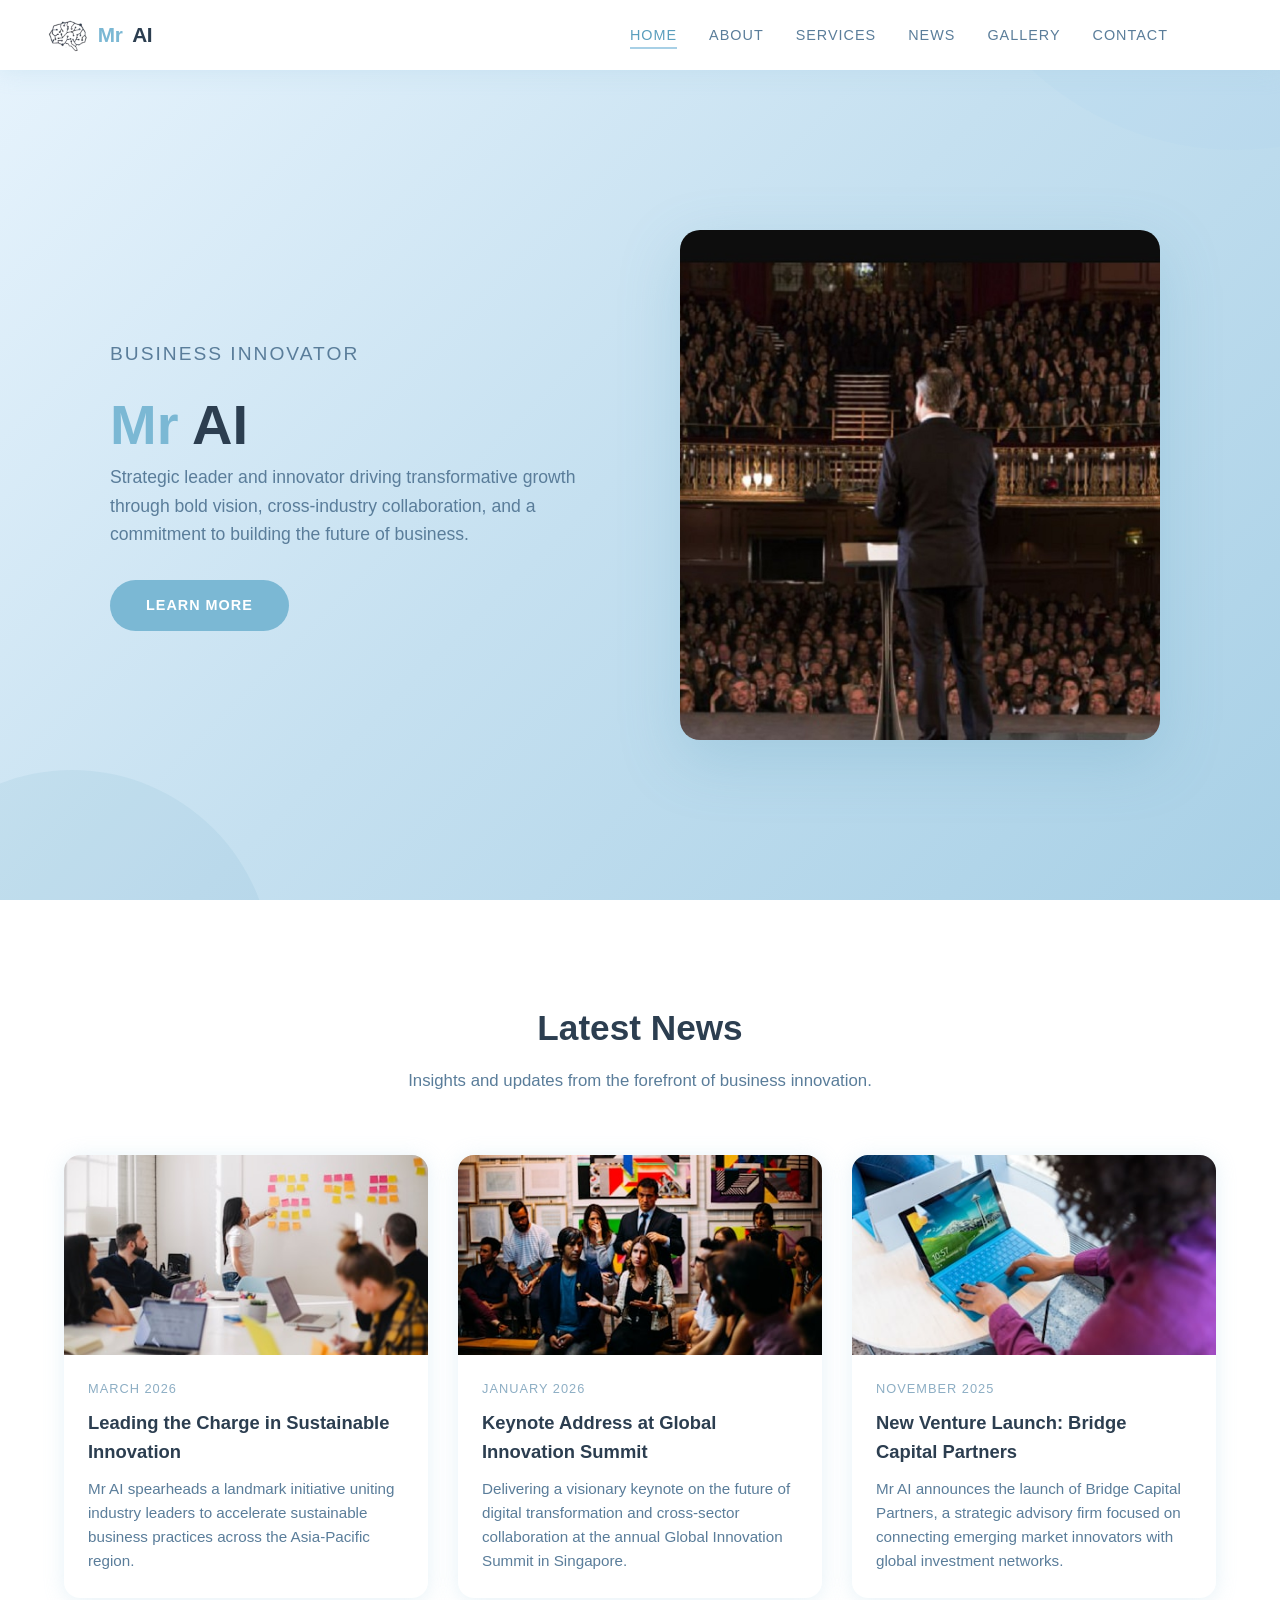
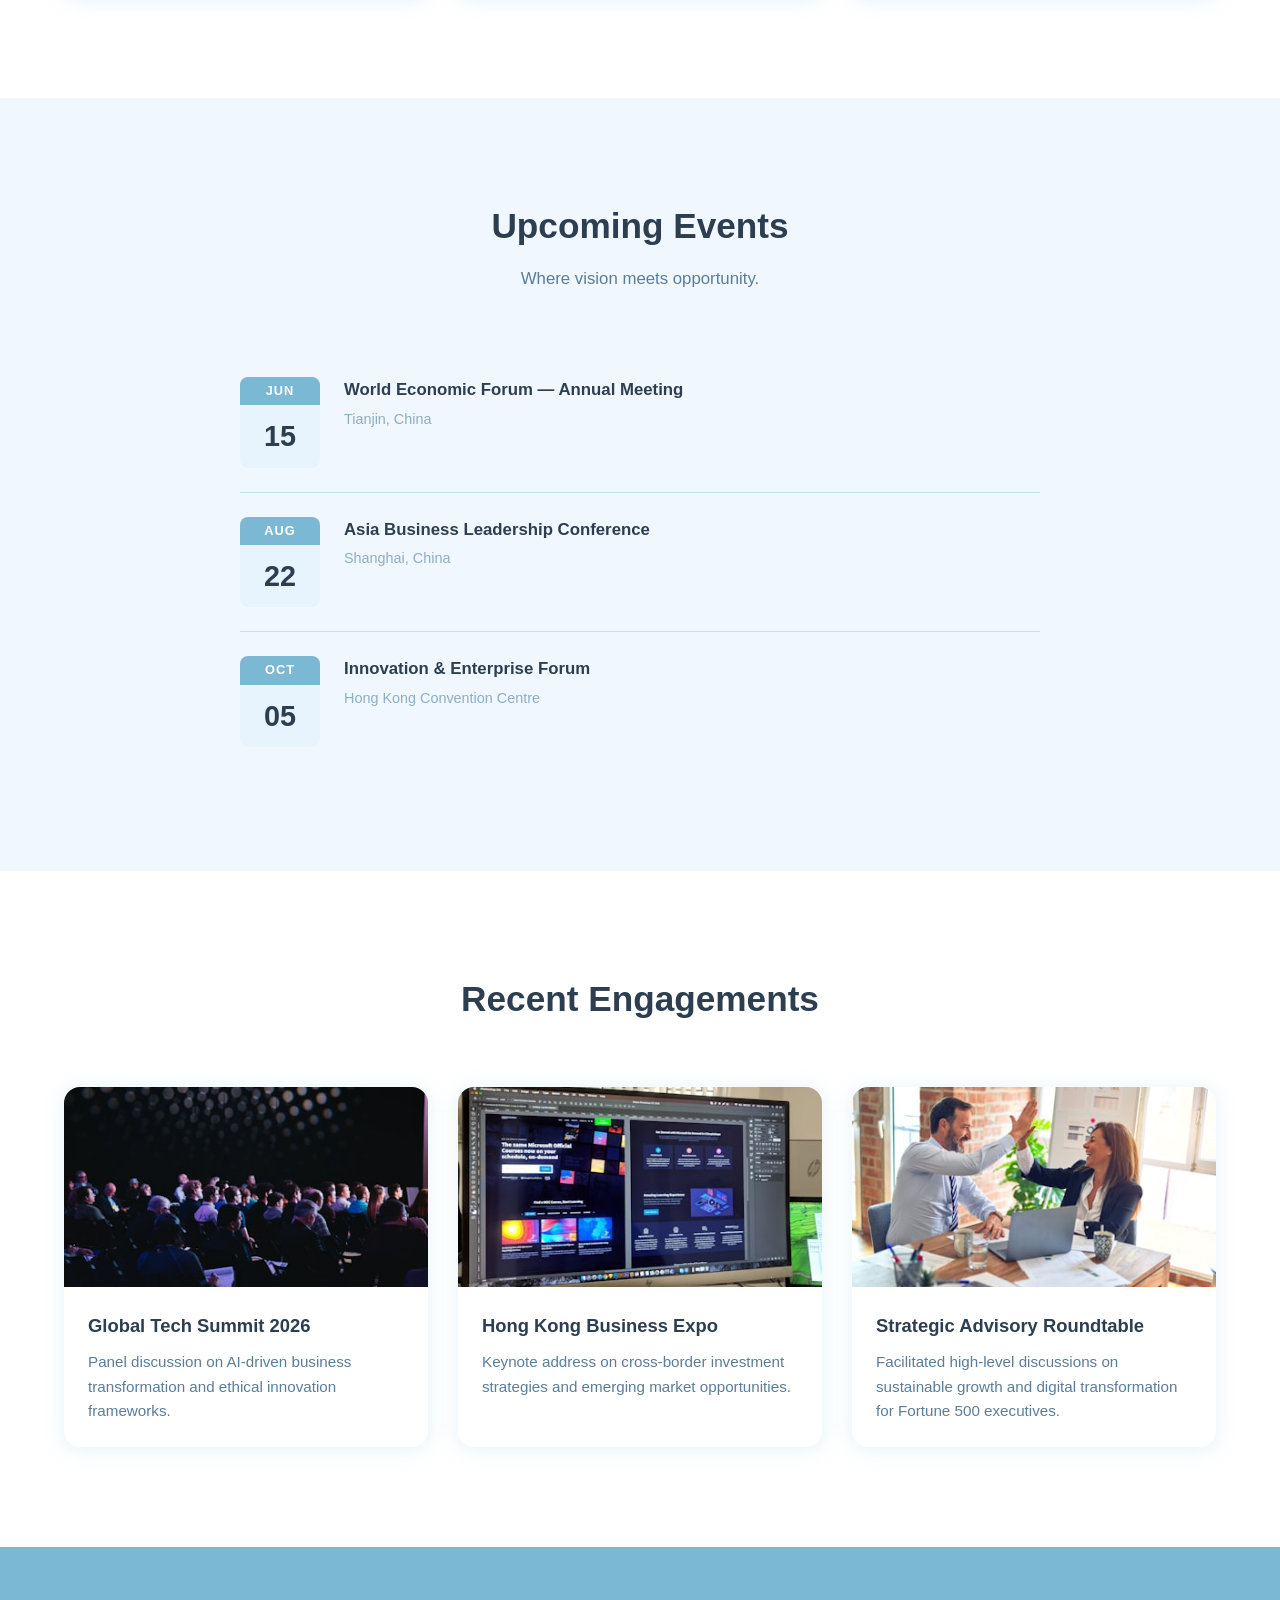
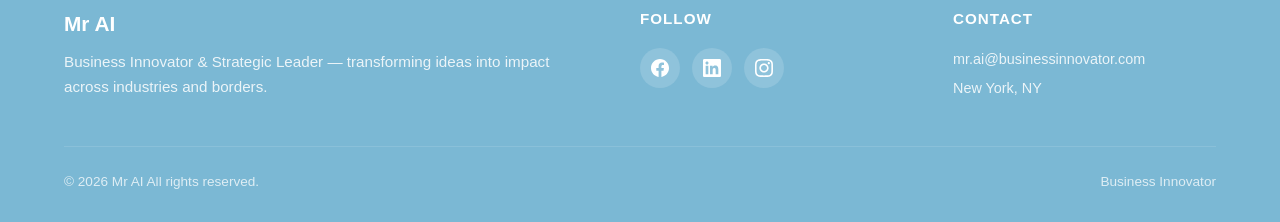
<file: index.html>
<!DOCTYPE html>
<html lang="en">
<head>
  <meta charset="UTF-8">
  <meta name="viewport" content="width=device-width, initial-scale=1.0">
  <link rel="icon" href="images/logo.png" type="image/png">
  <title>Mr AI - Business Innovator</title>
  <link rel="stylesheet" href="css/style.css">
</head>
<body>
  <header class="site-header">
    <div class="header-inner">
      <div class="logo"><a href="./index.html"><img src="images/logo.png" alt="Mr AI"> <span>Mr</span>AI</a></div>
      <nav class="main-nav">
        <ul>
          <li><a href="./index.html" class="nav-home">Home</a></li>
          <li><a href="./about.html" class="nav-about">About</a></li>
          <li><a href="./services.html">Services</a></li>
          <li><a href="./news.html" class="nav-news">News</a></li>
          <li><a href="./gallery.html">Gallery</a></li>
          <li><a href="./contact.html">Contact</a></li>
        </ul>
      </nav>
      <div class="hamburger" onclick="toggleMobileNav()">
        <span></span><span></span><span></span>
      </div>
    </div>
  </header>
  <div class="mobile-nav" id="mobileNav">
    <ul>
      <li><a href="./index.html">Home</a></li>
      <li><a href="./about.html">About</a></li>
      <li><a href="./services.html">Services</a></li>
      <li><a href="./news.html">News</a></li>
      <li><a href="./gallery.html">Gallery</a></li>
      <li><a href="./contact.html">Contact</a></li>
    </ul>
  </div>

  <section class="hero">
    <div class="container">
      <div class="hero-content">
        <p class="subtitle">Business Innovator</p>
        <h1><span>Mr</span> AI</h1>
        <p>Strategic leader and innovator driving transformative growth through bold vision, cross-industry collaboration, and a commitment to building the future of business.</p>
        <a href="about.html" class="btn btn-primary">Learn More</a>
      </div>
      <div class="hero-image">
        <img src="images/unsplash-1506794778202.jpg" alt="Business executives in meeting">
      </div>
    </div>
  </section>

  <section class="section section-alt">
    <div class="container">
      <div class="section-header">
        <h2>Latest News</h2>
        <p>Insights and updates from the forefront of business innovation.</p>
      </div>
      <div class="news-grid">
        <article class="news-card">
          <img class="news-card-image" src="images/unsplash-1552664730.jpg" alt="Business strategy meeting">
          <div class="news-card-body">
            <div class="news-card-date">March 2026</div>
            <h3>Leading the Charge in Sustainable Innovation</h3>
            <p>Mr AI spearheads a landmark initiative uniting industry leaders to accelerate sustainable business practices across the Asia-Pacific region.</p>
          </div>
        </article>
        <article class="news-card">
          <img class="news-card-image" src="images/unsplash-1515187029135.jpg" alt="Conference keynote">
          <div class="news-card-body">
            <div class="news-card-date">January 2026</div>
            <h3>Keynote Address at Global Innovation Summit</h3>
            <p>Delivering a visionary keynote on the future of digital transformation and cross-sector collaboration at the annual Global Innovation Summit in Singapore.</p>
          </div>
        </article>
        <article class="news-card">
          <img class="news-card-image" src="images/unsplash-1573164713714.jpg" alt="Business networking">
          <div class="news-card-body">
            <div class="news-card-date">November 2025</div>
            <h3>New Venture Launch: Bridge Capital Partners</h3>
            <p>Mr AI announces the launch of Bridge Capital Partners, a strategic advisory firm focused on connecting emerging market innovators with global investment networks.</p>
          </div>
        </article>
      </div>
    </div>
  </section>

  <section class="section">
    <div class="container">
      <div class="section-header">
        <h2>Upcoming Events</h2>
        <p>Where vision meets opportunity.</p>
      </div>
      <div class="events-list">
        <div class="event-item">
          <div class="event-date-box">
            <div class="month">Jun</div>
            <div class="day">15</div>
          </div>
          <div class="event-info">
            <h4>World Economic Forum — Annual Meeting</h4>
            <p class="event-location">Tianjin, China</p>
          </div>
        </div>
        <div class="event-item">
          <div class="event-date-box">
            <div class="month">Aug</div>
            <div class="day">22</div>
          </div>
          <div class="event-info">
            <h4>Asia Business Leadership Conference</h4>
            <p class="event-location">Shanghai, China</p>
          </div>
        </div>
        <div class="event-item">
          <div class="event-date-box">
            <div class="month">Oct</div>
            <div class="day">05</div>
          </div>
          <div class="event-info">
            <h4>Innovation &amp; Enterprise Forum</h4>
            <p class="event-location">Hong Kong Convention Centre</p>
          </div>
        </div>
      </div>
    </div>
  </section>

  <section class="section section-alt">
    <div class="container">
      <div class="section-header">
        <h2>Recent Engagements</h2>
      </div>
      <div class="news-grid">
        <article class="news-card">
          <img class="news-card-image" src="images/unsplash-1540575467063.jpg" alt="Conference speaking">
          <div class="news-card-body">
            <h3>Global Tech Summit 2026</h3>
            <p>Panel discussion on AI-driven business transformation and ethical innovation frameworks.</p>
          </div>
        </article>
        <article class="news-card">
          <img class="news-card-image" src="images/unsplash-1559028012.jpg" alt="Business exhibition">
          <div class="news-card-body">
            <h3>Hong Kong Business Expo</h3>
            <p>Keynote address on cross-border investment strategies and emerging market opportunities.</p>
          </div>
        </article>
        <article class="news-card">
          <img class="news-card-image" src="images/unsplash-1600880292203.jpg" alt="Business meeting">
          <div class="news-card-body">
            <h3>Strategic Advisory Roundtable</h3>
            <p>Facilitated high-level discussions on sustainable growth and digital transformation for Fortune 500 executives.</p>
          </div>
        </article>
      </div>
    </div>
  </section>

  <footer class="site-footer">
    <div class="container">
      <div class="footer-grid">
        <div class="footer-brand">
          <h3>Mr <span>A</span>I</h3>
          <p>Business Innovator &amp; Strategic Leader — transforming ideas into impact across industries and borders.</p>
        </div>
        <div class="footer-social">
          <h4>Follow</h4>
          <div class="social-links">
            <a href="https://www.facebook.com/" target="_blank" aria-label="Facebook">
              <svg viewBox="0 0 24 24" width="18" height="18" fill="currentColor"><path d="M24 12.073c0-6.627-5.373-12-12-12s-12 5.373-12 12c0 5.99 4.388 10.954 10.125 11.854v-8.385H7.078v-3.47h3.047V9.43c0-3.007 1.792-4.669 4.533-4.669 1.312 0 2.686.235 2.686.235v2.953H15.83c-1.491 0-1.956.925-1.956 1.874v2.25h3.328l-.532 3.47h-2.796v8.385C19.612 23.027 24 18.062 24 12.073z"/></svg>
            </a>
            <a href="https://www.linkedin.com/" target="_blank" aria-label="LinkedIn">
              <svg viewBox="0 0 24 24" width="18" height="18" fill="currentColor"><path d="M20.447 20.452h-3.554v-5.569c0-1.328-.027-3.037-1.852-3.037-1.853 0-2.136 1.445-2.136 2.939v5.667H9.351V9h3.414v1.561h.046c.477-.9 1.637-1.85 3.37-1.85 3.601 0 4.267 2.37 4.267 5.455v6.286zM5.337 7.433c-1.144 0-2.063-.926-2.063-2.065 0-1.138.92-2.063 2.063-2.063 1.14 0 2.064.925 2.064 2.063 0 1.139-.925 2.065-2.064 2.065zm1.782 13.019H3.555V9h3.564v11.452zM22.225 0H1.771C.792 0 0 .774 0 1.729v20.542C0 23.227.792 24 1.771 24h20.451C23.2 24 24 23.227 24 22.271V1.729C24 .774 23.2 0 22.222 0h.003z"/></svg></a>
            <a href="https://www.instagram.com/" target="_blank" aria-label="Instagram">
              <svg viewBox="0 0 24 24" width="18" height="18" fill="currentColor"><path d="M12 0C8.74 0 8.333.015 7.053.072 5.775.132 4.905.333 4.14.63c-.789.306-1.459.717-2.126 1.384S.935 3.35.63 4.14C.333 4.905.131 5.775.072 7.053.012 8.333 0 8.74 0 12s.015 3.667.072 4.947c.06 1.277.261 2.148.558 2.913.306.788.717 1.459 1.384 2.126.667.666 1.336 1.079 2.126 1.384.766.296 1.636.499 2.913.558C8.333 23.988 8.74 24 12 24s3.667-.015 4.947-.072c1.277-.06 2.148-.262 2.913-.558.788-.306 1.459-.718 2.126-1.384.666-.667 1.079-1.335 1.384-2.126.296-.765.499-1.636.558-2.913.06-1.28.072-1.687.072-4.947s-.015-3.667-.072-4.947c-.06-1.277-.262-2.149-.558-2.913-.306-.789-.718-1.459-1.384-2.126C21.319 1.347 20.651.935 19.86.63c-.765-.297-1.636-.499-2.913-.558C15.667.012 15.26 0 12 0zm0 2.16c3.203 0 3.585.016 4.85.071 1.17.055 1.805.249 2.227.415.562.217.96.477 1.382.896.419.42.679.819.896 1.381.164.422.36 1.057.413 2.227.057 1.266.07 1.646.07 4.85s-.015 3.585-.074 4.85c-.061 1.17-.256 1.805-.421 2.227-.224.562-.479.96-.899 1.382-.419.419-.824.679-1.38.896-.42.164-1.065.36-2.235.413-1.274.057-1.649.07-4.859.07-3.211 0-3.586-.015-4.859-.074-1.171-.061-1.816-.256-2.236-.421-.569-.224-.96-.479-1.379-.899-.421-.419-.69-.824-.9-1.38-.165-.42-.359-1.065-.42-2.235-.045-1.26-.061-1.649-.061-4.844 0-3.196.016-3.586.061-4.861.061-1.17.255-1.814.42-2.234.21-.57.479-.96.9-1.381.419-.419.81-.689 1.379-.898.42-.166 1.051-.361 2.221-.421 1.275-.045 1.65-.06 4.859-.06l.045.03zm0 3.678c-3.405 0-6.162 2.76-6.162 6.162 0 3.405 2.76 6.162 6.162 6.162 3.405 0 6.162-2.76 6.162-6.162 0-3.405-2.76-6.162-6.162-6.162zM12 16c-2.21 0-4-1.79-4-4s1.79-4 4-4 4 1.79 4 4-1.79 4-4 4zm7.846-10.405c0 .795-.646 1.44-1.44 1.44-.795 0-1.44-.646-1.44-1.44 0-.794.646-1.439 1.44-1.439.793-.001 1.44.645 1.44 1.439z"/></svg>
            </a>
          </div>
        </div>
        <div class="footer-contact">
          <h4>Contact</h4>
          <p>mr.ai@businessinnovator.com</p>
          <p>New York, NY</p>
        </div>
      </div>
      <div class="footer-bottom">
        <span>&copy; 2026 Mr AI All rights reserved.</span>
        <span>Business Innovator</span>
      </div>
    </div>
  </footer>

  <script src="js/scripts.js"></script>
</body>
</html>
</file>
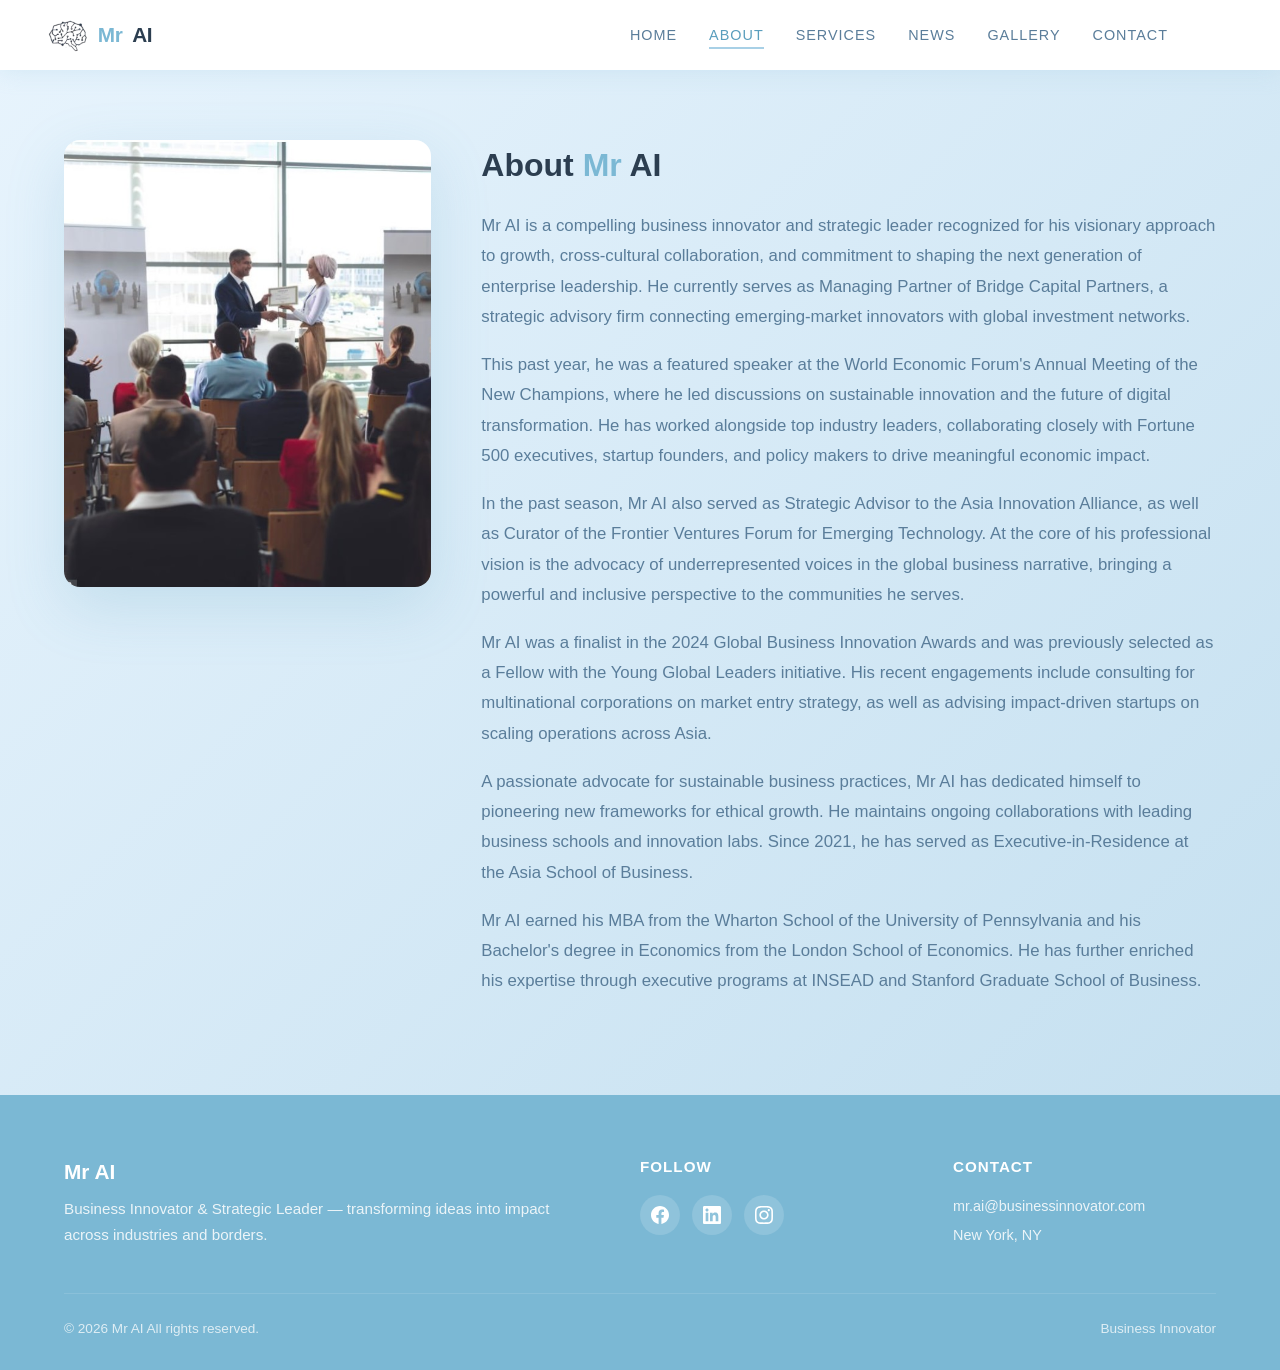
<file: about.html>
<!DOCTYPE html>
<html lang="en">
<head>
  <meta charset="UTF-8">
  <meta name="viewport" content="width=device-width, initial-scale=1.0">
  <title>About —  Mr AI - Business Innovator</title>
  <link rel="stylesheet" href="css/style.css">
</head>
<body>
  <header class="site-header">
    <div class="header-inner">
      <div class="logo"><a href="./index.html"><img src="images/logo.png" alt="Mr AI"> <span>Mr</span> AI</a></div>
      <nav class="main-nav">
        <ul>
          <li><a href="./index.html" class="nav-home">Home</a></li>
          <li><a href="./about.html" class="nav-about">About</a></li>
          <li><a href="./services.html">Services</a></li>
          <li><a href="./news.html" class="nav-news">News</a></li>
          <li><a href="./gallery.html">Gallery</a></li>
          <li><a href="./contact.html">Contact</a></li>
        </ul>
      </nav>
      <div class="hamburger" onclick="toggleMobileNav()">
        <span></span><span></span><span></span>
      </div>
    </div>
  </header>
  <div class="mobile-nav" id="mobileNav">
    <ul>
      <li><a href="./index.html">Home</a></li>
      <li><a href="./about.html">About</a></li>
      <li><a href="./services.html">Services</a></li>
      <li><a href="./news.html">News</a></li>
      <li><a href="./gallery.html">Gallery</a></li>
      <li><a href="./contact.html">Contact</a></li>
    </ul>
  </div>

  <section class="about-hero">
    <div class="container">
      <div class="about-content">
        <div class="about-image">
          <img src="images/unsplash-1507003211169.jpg" alt="Mr AI - Strategic Leader">
        </div>
        <div class="about-text">
          <h2>About <span>Mr</span> AI</h2>
          <p>Mr AI is a compelling business innovator and strategic leader recognized for his visionary approach to growth, cross-cultural collaboration, and commitment to shaping the next generation of enterprise leadership. He currently serves as Managing Partner of Bridge Capital Partners, a strategic advisory firm connecting emerging-market innovators with global investment networks.</p>
          <p>This past year, he was a featured speaker at the World Economic Forum's Annual Meeting of the New Champions, where he led discussions on sustainable innovation and the future of digital transformation. He has worked alongside top industry leaders, collaborating closely with Fortune 500 executives, startup founders, and policy makers to drive meaningful economic impact.</p>
          <p>In the past season, Mr AI also served as Strategic Advisor to the Asia Innovation Alliance, as well as Curator of the Frontier Ventures Forum for Emerging Technology. At the core of his professional vision is the advocacy of underrepresented voices in the global business narrative, bringing a powerful and inclusive perspective to the communities he serves.</p>
          <p>Mr AI was a finalist in the 2024 Global Business Innovation Awards and was previously selected as a Fellow with the Young Global Leaders initiative. His recent engagements include consulting for multinational corporations on market entry strategy, as well as advising impact-driven startups on scaling operations across Asia.</p>
          <p>A passionate advocate for sustainable business practices, Mr AI has dedicated himself to pioneering new frameworks for ethical growth. He maintains ongoing collaborations with leading business schools and innovation labs. Since 2021, he has served as Executive-in-Residence at the Asia School of Business.</p>
          <p>Mr AI earned his MBA from the Wharton School of the University of Pennsylvania and his Bachelor's degree in Economics from the London School of Economics. He has further enriched his expertise through executive programs at INSEAD and Stanford Graduate School of Business.</p>
        </div>
      </div>
    </div>
  </section>

  <footer class="site-footer">
    <div class="container">
      <div class="footer-grid">
        <div class="footer-brand">
          <h3>Mr <span>A</span>I</h3>
          <p>Business Innovator &amp; Strategic Leader — transforming ideas into impact across industries and borders.</p>
        </div>
        <div class="footer-social">
          <h4>Follow</h4>
          <div class="social-links">
            <a href="https://www.facebook.com/" target="_blank" aria-label="Facebook">
              <svg viewBox="0 0 24 24" width="18" height="18" fill="currentColor"><path d="M24 12.073c0-6.627-5.373-12-12-12s-12 5.373-12 12c0 5.99 4.388 10.954 10.125 11.854v-8.385H7.078v-3.47h3.047V9.43c0-3.007 1.792-4.669 4.533-4.669 1.312 0 2.686.235 2.686.235v2.953H15.83c-1.491 0-1.956.925-1.956 1.874v2.25h3.328l-.532 3.47h-2.796v8.385C19.612 23.027 24 18.062 24 12.073z"/></svg>
            </a>
            <a href="https://www.linkedin.com/" target="_blank" aria-label="LinkedIn">
              <svg viewBox="0 0 24 24" width="18" height="18" fill="currentColor"><path d="M20.447 20.452h-3.554v-5.569c0-1.328-.027-3.037-1.852-3.037-1.853 0-2.136 1.445-2.136 2.939v5.667H9.351V9h3.414v1.561h.046c.477-.9 1.637-1.85 3.37-1.85 3.601 0 4.267 2.37 4.267 5.455v6.286zM5.337 7.433c-1.144 0-2.063-.926-2.063-2.065 0-1.138.92-2.063 2.063-2.063 1.14 0 2.064.925 2.064 2.063 0 1.139-.925 2.065-2.064 2.065zm1.782 13.019H3.555V9h3.564v11.452zM22.225 0H1.771C.792 0 0 .774 0 1.729v20.542C0 23.227.792 24 1.771 24h20.451C23.2 24 24 23.227 24 22.271V1.729C24 .774 23.2 0 22.222 0h.003z"/></svg></a>
            <a href="https://www.instagram.com/" target="_blank" aria-label="Instagram">
              <svg viewBox="0 0 24 24" width="18" height="18" fill="currentColor"><path d="M12 0C8.74 0 8.333.015 7.053.072 5.775.132 4.905.333 4.14.63c-.789.306-1.459.717-2.126 1.384S.935 3.35.63 4.14C.333 4.905.131 5.775.072 7.053.012 8.333 0 8.74 0 12s.015 3.667.072 4.947c.06 1.277.261 2.148.558 2.913.306.788.717 1.459 1.384 2.126.667.666 1.336 1.079 2.126 1.384.766.296 1.636.499 2.913.558C8.333 23.988 8.74 24 12 24s3.667-.015 4.947-.072c1.277-.06 2.148-.262 2.913-.558.788-.306 1.459-.718 2.126-1.384.666-.667 1.079-1.335 1.384-2.126.296-.765.499-1.636.558-2.913.06-1.28.072-1.687.072-4.947s-.015-3.667-.072-4.947c-.06-1.277-.262-2.149-.558-2.913-.306-.789-.718-1.459-1.384-2.126C21.319 1.347 20.651.935 19.86.63c-.765-.297-1.636-.499-2.913-.558C15.667.012 15.26 0 12 0zm0 2.16c3.203 0 3.585.016 4.85.071 1.17.055 1.805.249 2.227.415.562.217.96.477 1.382.896.419.42.679.819.896 1.381.164.422.36 1.057.413 2.227.057 1.266.07 1.646.07 4.85s-.015 3.585-.074 4.85c-.061 1.17-.256 1.805-.421 2.227-.224.562-.479.96-.899 1.382-.419.419-.824.679-1.38.896-.42.164-1.065.36-2.235.413-1.274.057-1.649.07-4.859.07-3.211 0-3.586-.015-4.859-.074-1.171-.061-1.816-.256-2.236-.421-.569-.224-.96-.479-1.379-.899-.421-.419-.69-.824-.9-1.38-.165-.42-.359-1.065-.42-2.235-.045-1.26-.061-1.649-.061-4.844 0-3.196.016-3.586.061-4.861.061-1.17.255-1.814.42-2.234.21-.57.479-.96.9-1.381.419-.419.81-.689 1.379-.898.42-.166 1.051-.361 2.221-.421 1.275-.045 1.65-.06 4.859-.06l.045.03zm0 3.678c-3.405 0-6.162 2.76-6.162 6.162 0 3.405 2.76 6.162 6.162 6.162 3.405 0 6.162-2.76 6.162-6.162 0-3.405-2.76-6.162-6.162-6.162zM12 16c-2.21 0-4-1.79-4-4s1.79-4 4-4 4 1.79 4 4-1.79 4-4 4zm7.846-10.405c0 .795-.646 1.44-1.44 1.44-.795 0-1.44-.646-1.44-1.44 0-.794.646-1.439 1.44-1.439.793-.001 1.44.645 1.44 1.439z"/></svg>
            </a>
          </div>
        </div>
        <div class="footer-contact">
          <h4>Contact</h4>
          <p>mr.ai@businessinnovator.com</p>
          <p>New York, NY</p>
        </div>
      </div>
      <div class="footer-bottom">
        <span>&copy; 2026 Mr AI All rights reserved.</span>
        <span>Business Innovator</span>
      </div>
    </div>
  </footer>

  <script src="js/scripts.js"></script>
</body>
</html>
</file>
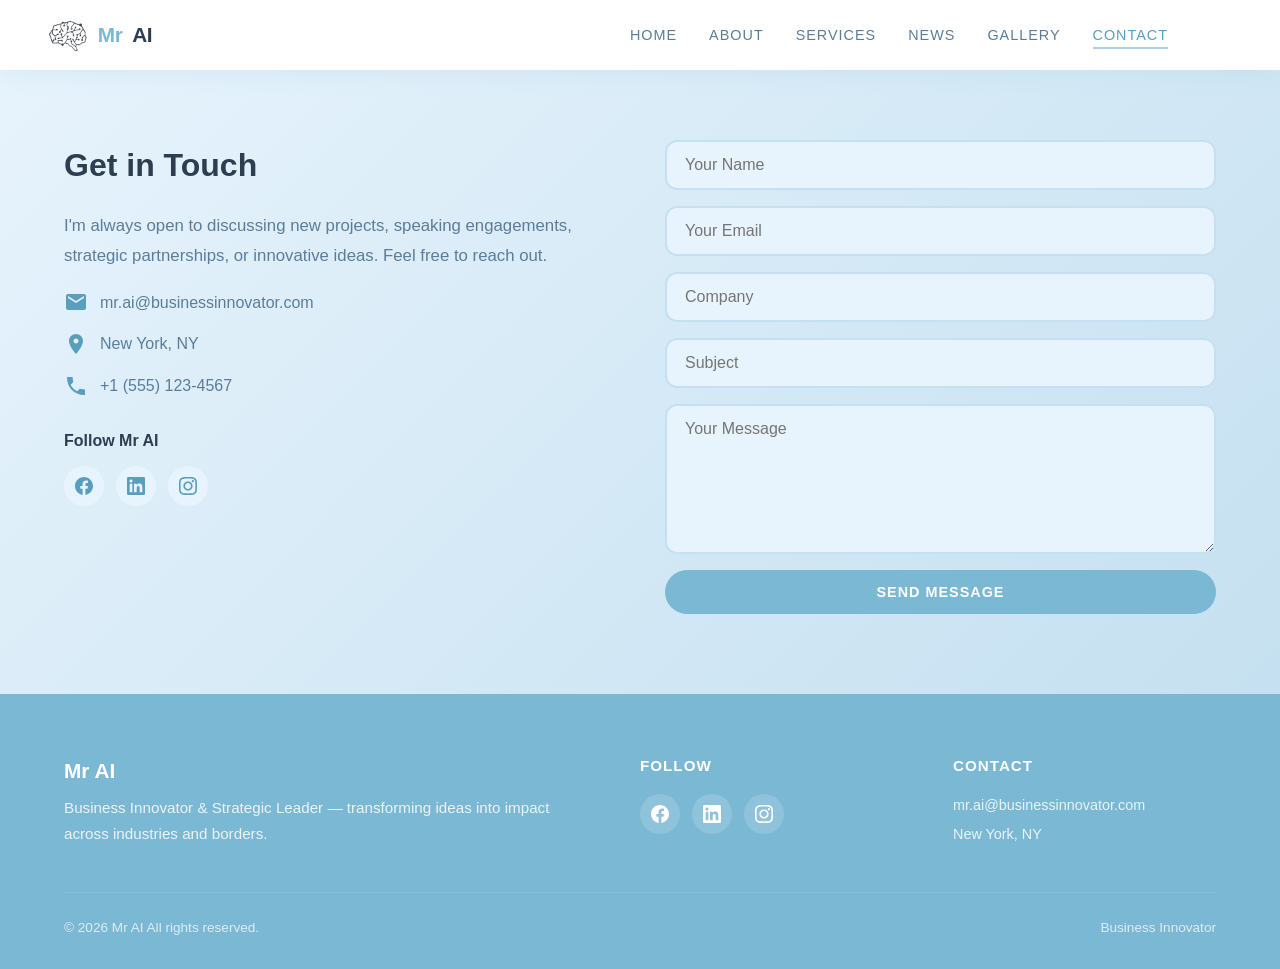
<file: contact.html>
<!DOCTYPE html>
<html lang="en">
<head>
  <meta charset="UTF-8">
  <meta name="viewport" content="width=device-width, initial-scale=1.0">
  <title>Contact - Mr AI | Business Innovator</title>
  <meta name="description" content="Get in touch with Mr AI for speaking engagements, consulting inquiries, and collaboration opportunities.">
  <link rel="stylesheet" href="./css/style.css">
</head>
<body>
  <header class="site-header">
    <div class="header-inner">
      <div class="logo"><a href="./index.html"><img src="images/logo.png" alt="Mr AI"> <span>Mr</span> AI</a></div>
      <nav class="main-nav">
        <ul>
          <li><a href="./index.html" class="nav-home">Home</a></li>
          <li><a href="./about.html" class="nav-about">About</a></li>
          <li><a href="./services.html">Services</a></li>
          <li><a href="./news.html" class="nav-news">News</a></li>
          <li><a href="./gallery.html">Gallery</a></li>
          <li><a href="./contact.html">Contact</a></li>
        </ul>
      </nav>
      <div class="hamburger" onclick="toggleMobileNav()">
        <span></span><span></span><span></span>
      </div>
    </div>
  </header>
  <div class="mobile-nav" id="mobileNav">
    <ul>
      <li><a href="./index.html">Home</a></li>
      <li><a href="./about.html">About</a></li>
      <li><a href="./services.html">Services</a></li>
      <li><a href="./news.html">News</a></li>
      <li><a href="./gallery.html">Gallery</a></li>
      <li><a href="./contact.html">Contact</a></li>
    </ul>
  </div>

  <section class="about-hero">
    <div class="container">
      <div class="about-content" style="grid-template-columns:1fr 1fr;">
        <div class="about-text">
          <h2>Get in Touch</h2>
          <p>I'm always open to discussing new projects, speaking engagements, strategic partnerships, or innovative ideas. Feel free to reach out.</p>
          <div style="display:flex;align-items:center;gap:12px;margin-bottom:16px;">
            <svg viewBox="0 0 24 24" width="24" height="24" fill="var(--accent)" style="flex-shrink:0;"><path d="M20 4H4c-1.1 0-2 .9-2 2v12c0 1.1.9 2 2 2h16c1.1 0 2-.9 2-2V6c0-1.1-.9-2-2-2zm0 4l-8 5-8-5V6l8 5 8-5v2z"/></svg>
            <span style="color:var(--text-medium);">mr.ai@businessinnovator.com</span>
          </div>
          <div style="display:flex;align-items:center;gap:12px;margin-bottom:16px;">
            <svg viewBox="0 0 24 24" width="24" height="24" fill="var(--accent)" style="flex-shrink:0;"><path d="M12 2C8.13 2 5 5.13 5 9c0 5.25 7 13 7 13s7-7.75 7-13c0-3.87-3.13-7-7-7zm0 9.5c-1.38 0-2.5-1.12-2.5-2.5s1.12-2.5 2.5-2.5 2.5 1.12 2.5 2.5-1.12 2.5-2.5 2.5z"/></svg>
            <span style="color:var(--text-medium);">New York, NY</span>
          </div>
          <div style="display:flex;align-items:center;gap:12px;margin-bottom:16px;">
            <svg viewBox="0 0 24 24" width="24" height="24" fill="var(--accent)" style="flex-shrink:0;"><path d="M21 15.46l-5.27-.61-2.52 2.52c-2.83-1.44-5.15-3.75-6.59-6.59l2.53-2.53L8.54 3H3.03C2.45 13.18 10.82 21.55 21 20.97v-5.51z"/></svg>
            <span style="color:var(--text-medium);">+1 (555) 123-4567</span>
          </div>
          <div style="margin-top:30px;">
            <h4 style="margin-bottom:12px;color:var(--text-dark);">Follow Mr AI</h4>
            <div class="social-links" style="display:flex;gap:12px;">
              <a href="https://www.facebook.com/" target="_blank" aria-label="Facebook" style="display:flex;align-items:center;justify-content:center;width:40px;height:40px;border-radius:50%;background:var(--pastel-blue-lighter);color:var(--accent);transition:all 0.3s;">
                <svg viewBox="0 0 24 24" width="18" height="18" fill="currentColor"><path d="M24 12.073c0-6.627-5.373-12-12-12s-12 5.373-12 12c0 5.99 4.388 10.954 10.125 11.854v-8.385H7.078v-3.47h3.047V9.43c0-3.007 1.792-4.669 4.533-4.669 1.312 0 2.686.235 2.686.235v2.953H15.83c-1.491 0-1.956.925-1.956 1.874v2.25h3.328l-.532 3.47h-2.796v8.385C19.612 23.027 24 18.062 24 12.073z"/></svg>
              </a>
              <a href="https://www.linkedin.com/" target="_blank" aria-label="LinkedIn" style="display:flex;align-items:center;justify-content:center;width:40px;height:40px;border-radius:50%;background:var(--pastel-blue-lighter);color:var(--accent);transition:all 0.3s;">
                <svg viewBox="0 0 24 24" width="18" height="18" fill="currentColor"><path d="M20.447 20.452h-3.554v-5.569c0-1.328-.027-3.037-1.852-3.037-1.853 0-2.136 1.445-2.136 2.939v5.667H9.351V9h3.414v1.561h.046c.477-.9 1.637-1.85 3.37-1.85 3.601 0 4.267 2.37 4.267 5.455v6.286zM5.337 7.433c-1.144 0-2.063-.926-2.063-2.065 0-1.138.92-2.063 2.063-2.063 1.14 0 2.064.925 2.064 2.063 0 1.139-.925 2.065-2.064 2.065zm1.782 13.019H3.555V9h3.564v11.452zM22.225 0H1.771C.792 0 0 .774 0 1.729v20.542C0 23.227.792 24 1.771 24h20.451C23.2 24 24 23.227 24 22.271V1.729C24 .774 23.2 0 22.222 0h.003z"/></svg>
              </a>
              <a href="https://www.instagram.com/" target="_blank" aria-label="Instagram" style="display:flex;align-items:center;justify-content:center;width:40px;height:40px;border-radius:50%;background:var(--pastel-blue-lighter);color:var(--accent);transition:all 0.3s;">
                <svg viewBox="0 0 24 24" width="18" height="18" fill="currentColor"><path d="M12 0C8.74 0 8.333.015 7.053.072 5.775.132 4.905.333 4.14.63c-.789.306-1.459.717-2.126 1.384S.935 3.35.63 4.14C.333 4.905.131 5.775.072 7.053.012 8.333 0 8.74 0 12s.015 3.667.072 4.947c.06 1.277.261 2.148.558 2.913.306.788.717 1.459 1.384 2.126.667.666 1.336 1.079 2.126 1.384.766.296 1.636.499 2.913.558C8.333 23.988 8.74 24 12 24s3.667-.015 4.947-.072c1.277-.06 2.148-.262 2.913-.558.788-.306 1.459-.718 2.126-1.384.666-.667 1.079-1.335 1.384-2.126.296-.765.499-1.636.558-2.913.06-1.28.072-1.687.072-4.947s-.015-3.667-.072-4.947c-.06-1.277-.262-2.149-.558-2.913-.306-.789-.718-1.459-1.384-2.126C21.319 1.347 20.651.935 19.86.63c-.765-.297-1.636-.499-2.913-.558C15.667.012 15.26 0 12 0zm0 2.16c3.203 0 3.585.016 4.85.071 1.17.055 1.805.249 2.227.415.562.217.96.477 1.382.896.419.42.679.819.896 1.381.164.422.36 1.057.413 2.227.057 1.266.07 1.646.07 4.85s-.015 3.585-.074 4.85c-.061 1.17-.256 1.805-.421 2.227-.224.562-.479.96-.899 1.382-.419.419-.824.679-1.38.896-.42.164-1.065.36-2.235.413-1.274.057-1.649.07-4.859.07-3.211 0-3.586-.015-4.859-.074-1.171-.061-1.816-.256-2.236-.421-.569-.224-.96-.479-1.379-.899-.421-.419-.69-.824-.9-1.38-.165-.42-.359-1.065-.42-2.235-.045-1.26-.061-1.649-.061-4.844 0-3.196.016-3.586.061-4.861.061-1.17.255-1.814.42-2.234.21-.57.479-.96.9-1.381.419-.419.81-.689 1.379-.898.42-.166 1.051-.361 2.221-.421 1.275-.045 1.65-.06 4.859-.06l.045.03zm0 3.678c-3.405 0-6.162 2.76-6.162 6.162 0 3.405 2.76 6.162 6.162 6.162 3.405 0 6.162-2.76 6.162-6.162 0-3.405-2.76-6.162-6.162-6.162zM12 16c-2.21 0-4-1.79-4-4s1.79-4 4-4 4 1.79 4 4-1.79 4-4 4zm7.846-10.405c0 .795-.646 1.44-1.44 1.44-.795 0-1.44-.646-1.44-1.44 0-.794.646-1.439 1.44-1.439.793-.001 1.44.645 1.44 1.439z"/></svg>
              </a>
            </div>
          </div>
        </div>
        <form class="contact-form" style="display:flex;flex-direction:column;gap:16px;">
          <input type="text" placeholder="Your Name" required style="padding:14px 18px;border:2px solid var(--pastel-blue-light);border-radius:12px;font-size:1rem;font-family:inherit;background:var(--pastel-blue-lighter);">
          <input type="email" placeholder="Your Email" required style="padding:14px 18px;border:2px solid var(--pastel-blue-light);border-radius:12px;font-size:1rem;font-family:inherit;background:var(--pastel-blue-lighter);">
          <input type="text" placeholder="Company" style="padding:14px 18px;border:2px solid var(--pastel-blue-light);border-radius:12px;font-size:1rem;font-family:inherit;background:var(--pastel-blue-lighter);">
          <input type="text" placeholder="Subject" style="padding:14px 18px;border:2px solid var(--pastel-blue-light);border-radius:12px;font-size:1rem;font-family:inherit;background:var(--pastel-blue-lighter);">
          <textarea placeholder="Your Message" required style="padding:14px 18px;border:2px solid var(--pastel-blue-light);border-radius:12px;font-size:1rem;font-family:inherit;min-height:150px;resize:vertical;background:var(--pastel-blue-lighter);"></textarea>
          <button type="submit" class="btn btn-primary">Send Message</button>
        </form>
      </div>
    </div>
  </section>

  <footer class="site-footer">
    <div class="container">
      <div class="footer-grid">
        <div class="footer-brand">
          <h3>Mr <span>A</span>I</h3>
          <p>Business Innovator &amp; Strategic Leader — transforming ideas into impact across industries and borders.</p>
        </div>
        <div class="footer-social">
          <h4>Follow</h4>
          <div class="social-links">
            <a href="https://www.facebook.com/" target="_blank" aria-label="Facebook">
              <svg viewBox="0 0 24 24" width="18" height="18" fill="currentColor"><path d="M24 12.073c0-6.627-5.373-12-12-12s-12 5.373-12 12c0 5.99 4.388 10.954 10.125 11.854v-8.385H7.078v-3.47h3.047V9.43c0-3.007 1.792-4.669 4.533-4.669 1.312 0 2.686.235 2.686.235v2.953H15.83c-1.491 0-1.956.925-1.956 1.874v2.25h3.328l-.532 3.47h-2.796v8.385C19.612 23.027 24 18.062 24 12.073z"/></svg>
            </a>
            <a href="https://www.linkedin.com/" target="_blank" aria-label="LinkedIn">
              <svg viewBox="0 0 24 24" width="18" height="18" fill="currentColor"><path d="M20.447 20.452h-3.554v-5.569c0-1.328-.027-3.037-1.852-3.037-1.853 0-2.136 1.445-2.136 2.939v5.667H9.351V9h3.414v1.561h.046c.477-.9 1.637-1.85 3.37-1.85 3.601 0 4.267 2.37 4.267 5.455v6.286zM5.337 7.433c-1.144 0-2.063-.926-2.063-2.065 0-1.138.92-2.063 2.063-2.063 1.14 0 2.064.925 2.064 2.063 0 1.139-.925 2.065-2.064 2.065zm1.782 13.019H3.555V9h3.564v11.452zM22.225 0H1.771C.792 0 0 .774 0 1.729v20.542C0 23.227.792 24 1.771 24h20.451C23.2 24 24 23.227 24 22.271V1.729C24 .774 23.2 0 22.222 0h.003z"/></svg></a>
            <a href="https://www.instagram.com/" target="_blank" aria-label="Instagram">
              <svg viewBox="0 0 24 24" width="18" height="18" fill="currentColor"><path d="M12 0C8.74 0 8.333.015 7.053.072 5.775.132 4.905.333 4.14.63c-.789.306-1.459.717-2.126 1.384S.935 3.35.63 4.14C.333 4.905.131 5.775.072 7.053.012 8.333 0 8.74 0 12s.015 3.667.072 4.947c.06 1.277.261 2.148.558 2.913.306.788.717 1.459 1.384 2.126.667.666 1.336 1.079 2.126 1.384.766.296 1.636.499 2.913.558C8.333 23.988 8.74 24 12 24s3.667-.015 4.947-.072c1.277-.06 2.148-.262 2.913-.558.788-.306 1.459-.718 2.126-1.384.666-.667 1.079-1.335 1.384-2.126.296-.765.499-1.636.558-2.913.06-1.28.072-1.687.072-4.947s-.015-3.667-.072-4.947c-.06-1.277-.262-2.149-.558-2.913-.306-.789-.718-1.459-1.384-2.126C21.319 1.347 20.651.935 19.86.63c-.765-.297-1.636-.499-2.913-.558C15.667.012 15.26 0 12 0zm0 2.16c3.203 0 3.585.016 4.85.071 1.17.055 1.805.249 2.227.415.562.217.96.477 1.382.896.419.42.679.819.896 1.381.164.422.36 1.057.413 2.227.057 1.266.07 1.646.07 4.85s-.015 3.585-.074 4.85c-.061 1.17-.256 1.805-.421 2.227-.224.562-.479.96-.899 1.382-.419.419-.824.679-1.38.896-.42.164-1.065.36-2.235.413-1.274.057-1.649.07-4.859.07-3.211 0-3.586-.015-4.859-.074-1.171-.061-1.816-.256-2.236-.421-.569-.224-.96-.479-1.379-.899-.421-.419-.69-.824-.9-1.38-.165-.42-.359-1.065-.42-2.235-.045-1.26-.061-1.649-.061-4.844 0-3.196.016-3.586.061-4.861.061-1.17.255-1.814.42-2.234.21-.57.479-.96.9-1.381.419-.419.81-.689 1.379-.898.42-.166 1.051-.361 2.221-.421 1.275-.045 1.65-.06 4.859-.06l.045.03zm0 3.678c-3.405 0-6.162 2.76-6.162 6.162 0 3.405 2.76 6.162 6.162 6.162 3.405 0 6.162-2.76 6.162-6.162 0-3.405-2.76-6.162-6.162-6.162zM12 16c-2.21 0-4-1.79-4-4s1.79-4 4-4 4 1.79 4 4-1.79 4-4 4zm7.846-10.405c0 .795-.646 1.44-1.44 1.44-.795 0-1.44-.646-1.44-1.44 0-.794.646-1.439 1.44-1.439.793-.001 1.44.645 1.44 1.439z"/></svg>
            </a>
          </div>
        </div>
        <div class="footer-contact">
          <h4>Contact</h4>
          <p>mr.ai@businessinnovator.com</p>
          <p>New York, NY</p>
        </div>
      </div>
      <div class="footer-bottom">
        <span>&copy; 2026 Mr AI All rights reserved.</span>
        <span>Business Innovator</span>
      </div>
    </div>
  </footer>

  <script src="./js/scripts.js"></script>
</body>
</html>
</file>
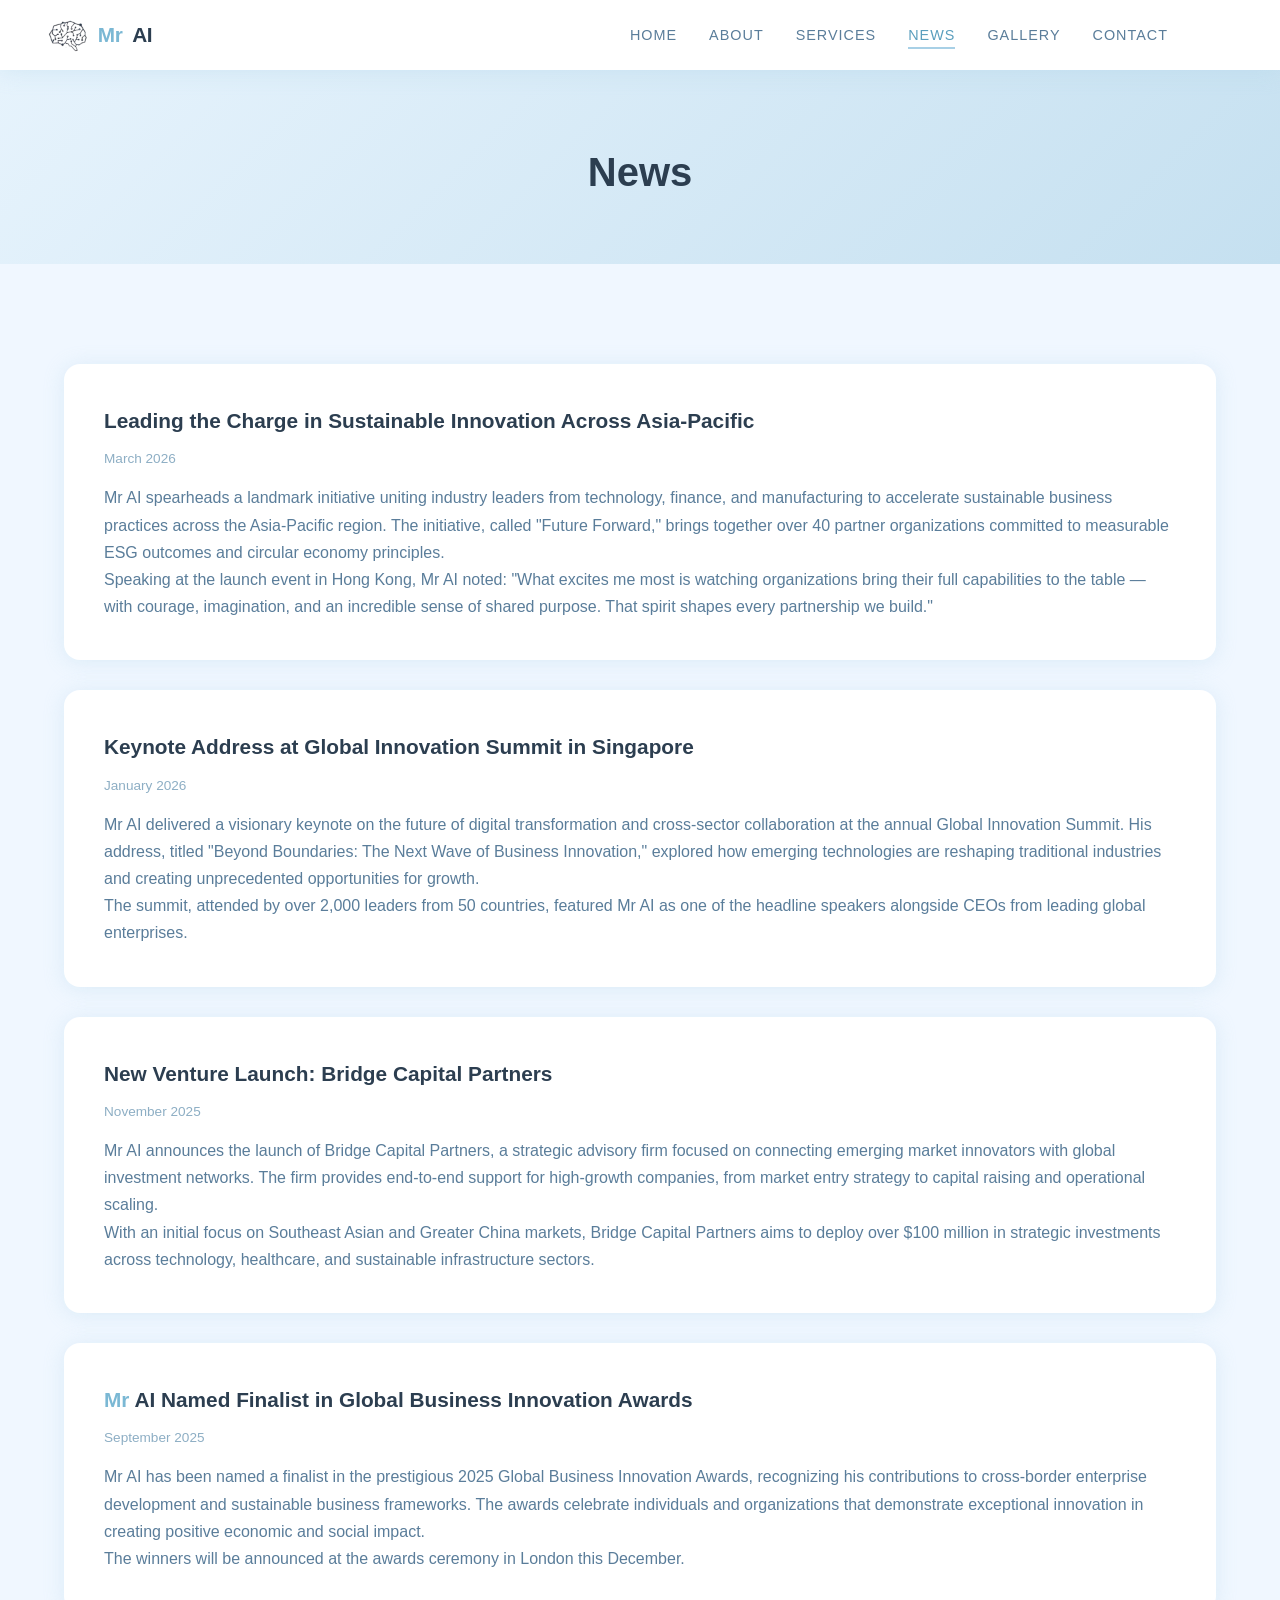
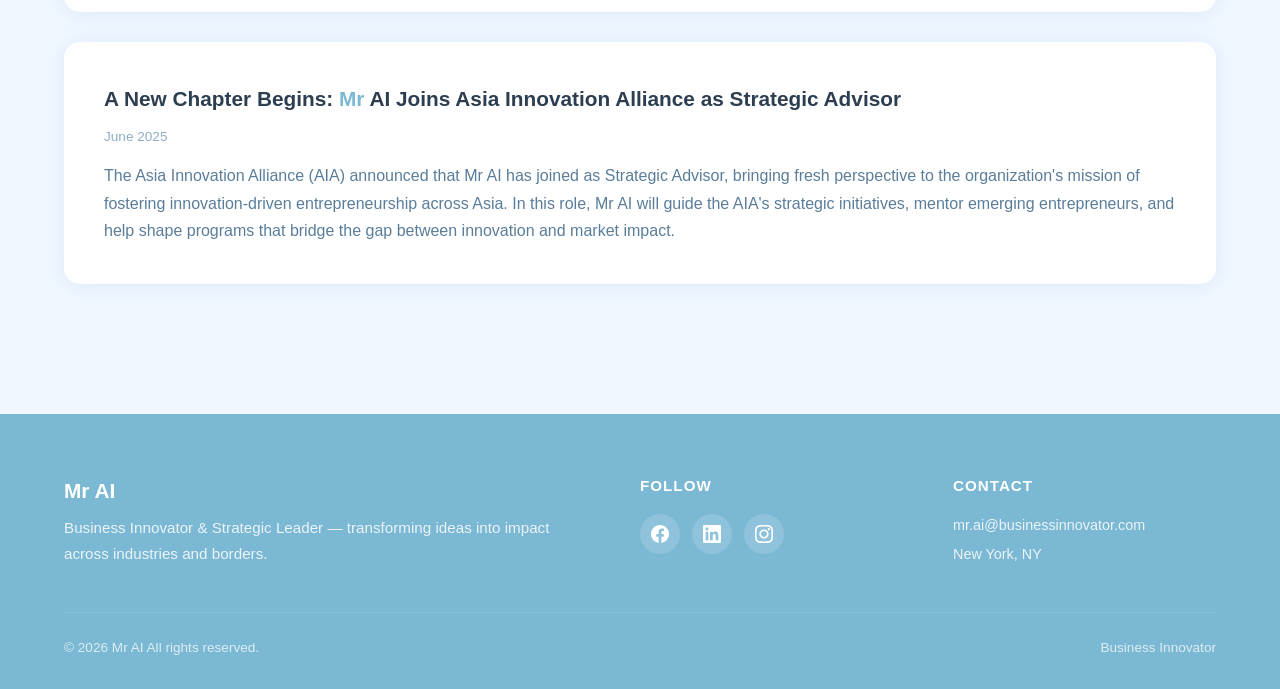
<file: news.html>
<!DOCTYPE html>
<html lang="en">
<head>
  <meta charset="UTF-8">
  <meta name="viewport" content="width=device-width, initial-scale=1.0">
  <title>News — Mr AI - Business Innovator</title>
  <link rel="stylesheet" href="css/style.css">
</head>
<body>
  <header class="site-header">
    <div class="header-inner">
      <div class="logo"><a href="./index.html"><img src="images/logo.png" alt="Mr AI"> <span>Mr</span> AI</a></div>
      <nav class="main-nav">
        <ul>
          <li><a href="./index.html" class="nav-home">Home</a></li>
          <li><a href="./about.html" class="nav-about">About</a></li>
          <li><a href="./services.html">Services</a></li>
          <li><a href="./news.html" class="nav-news">News</a></li>
          <li><a href="./gallery.html">Gallery</a></li>
          <li><a href="./contact.html">Contact</a></li>
        </ul>
      </nav>
      <div class="hamburger" onclick="toggleMobileNav()">
        <span></span><span></span><span></span>
      </div>
    </div>
  </header>
  <div class="mobile-nav" id="mobileNav">
    <ul>
      <li><a href="./index.html">Home</a></li>
      <li><a href="./about.html">About</a></li>
      <li><a href="./services.html">Services</a></li>
      <li><a href="./news.html">News</a></li>
      <li><a href="./gallery.html">Gallery</a></li>
      <li><a href="./contact.html">Contact</a></li>
    </ul>
  </div>

  <section class="news-hero">
    <div class="container">
      <h1>News</h1>
    </div>
  </section>

  <section class="section">
    <div class="container">
      <article class="news-article">
        <h3>Leading the Charge in Sustainable Innovation Across Asia-Pacific</h3>
        <p class="meta">March 2026</p>
        <p>Mr AI spearheads a landmark initiative uniting industry leaders from technology, finance, and manufacturing to accelerate sustainable business practices across the Asia-Pacific region. The initiative, called "Future Forward," brings together over 40 partner organizations committed to measurable ESG outcomes and circular economy principles.</p>
        <p>Speaking at the launch event in Hong Kong, Mr AI noted: "What excites me most is watching organizations bring their full capabilities to the table — with courage, imagination, and an incredible sense of shared purpose. That spirit shapes every partnership we build."</p>
      </article>

      <article class="news-article">
        <h3>Keynote Address at Global Innovation Summit in Singapore</h3>
        <p class="meta">January 2026</p>
        <p>Mr AI delivered a visionary keynote on the future of digital transformation and cross-sector collaboration at the annual Global Innovation Summit. His address, titled "Beyond Boundaries: The Next Wave of Business Innovation," explored how emerging technologies are reshaping traditional industries and creating unprecedented opportunities for growth.</p>
        <p>The summit, attended by over 2,000 leaders from 50 countries, featured Mr AI as one of the headline speakers alongside CEOs from leading global enterprises.</p>
      </article>

      <article class="news-article">
        <h3>New Venture Launch: Bridge Capital Partners</h3>
        <p class="meta">November 2025</p>
        <p>Mr AI announces the launch of Bridge Capital Partners, a strategic advisory firm focused on connecting emerging market innovators with global investment networks. The firm provides end-to-end support for high-growth companies, from market entry strategy to capital raising and operational scaling.</p>
        <p>With an initial focus on Southeast Asian and Greater China markets, Bridge Capital Partners aims to deploy over $100 million in strategic investments across technology, healthcare, and sustainable infrastructure sectors.</p>
      </article>

      <article class="news-article">
        <h3><span>Mr</span> AI Named Finalist in Global Business Innovation Awards</h3>
        <p class="meta">September 2025</p>
        <p>Mr AI has been named a finalist in the prestigious 2025 Global Business Innovation Awards, recognizing his contributions to cross-border enterprise development and sustainable business frameworks. The awards celebrate individuals and organizations that demonstrate exceptional innovation in creating positive economic and social impact.</p>
        <p>The winners will be announced at the awards ceremony in London this December.</p>
      </article>

      <article class="news-article">
        <h3>A New Chapter Begins: <span>Mr</span> AI Joins Asia Innovation Alliance as Strategic Advisor</h3>
        <p class="meta">June 2025</p>
        <p>The Asia Innovation Alliance (AIA) announced that Mr AI has joined as Strategic Advisor, bringing fresh perspective to the organization's mission of fostering innovation-driven entrepreneurship across Asia. In this role, Mr AI will guide the AIA's strategic initiatives, mentor emerging entrepreneurs, and help shape programs that bridge the gap between innovation and market impact.</p>
      </article>
    </div>
  </section>

  <footer class="site-footer">
    <div class="container">
      <div class="footer-grid">
        <div class="footer-brand">
          <h3>Mr <span>A</span>I</h3>
          <p>Business Innovator &amp; Strategic Leader — transforming ideas into impact across industries and borders.</p>
        </div>
        <div class="footer-social">
          <h4>Follow</h4>
          <div class="social-links">
            <a href="https://www.facebook.com/" target="_blank" aria-label="Facebook">
              <svg viewBox="0 0 24 24" width="18" height="18" fill="currentColor"><path d="M24 12.073c0-6.627-5.373-12-12-12s-12 5.373-12 12c0 5.99 4.388 10.954 10.125 11.854v-8.385H7.078v-3.47h3.047V9.43c0-3.007 1.792-4.669 4.533-4.669 1.312 0 2.686.235 2.686.235v2.953H15.83c-1.491 0-1.956.925-1.956 1.874v2.25h3.328l-.532 3.47h-2.796v8.385C19.612 23.027 24 18.062 24 12.073z"/></svg>
            </a>
            <a href="https://www.linkedin.com/" target="_blank" aria-label="LinkedIn">
              <svg viewBox="0 0 24 24" width="18" height="18" fill="currentColor"><path d="M20.447 20.452h-3.554v-5.569c0-1.328-.027-3.037-1.852-3.037-1.853 0-2.136 1.445-2.136 2.939v5.667H9.351V9h3.414v1.561h.046c.477-.9 1.637-1.85 3.37-1.85 3.601 0 4.267 2.37 4.267 5.455v6.286zM5.337 7.433c-1.144 0-2.063-.926-2.063-2.065 0-1.138.92-2.063 2.063-2.063 1.14 0 2.064.925 2.064 2.063 0 1.139-.925 2.065-2.064 2.065zm1.782 13.019H3.555V9h3.564v11.452zM22.225 0H1.771C.792 0 0 .774 0 1.729v20.542C0 23.227.792 24 1.771 24h20.451C23.2 24 24 23.227 24 22.271V1.729C24 .774 23.2 0 22.222 0h.003z"/></svg></a>
            <a href="https://www.instagram.com/" target="_blank" aria-label="Instagram">
              <svg viewBox="0 0 24 24" width="18" height="18" fill="currentColor"><path d="M12 0C8.74 0 8.333.015 7.053.072 5.775.132 4.905.333 4.14.63c-.789.306-1.459.717-2.126 1.384S.935 3.35.63 4.14C.333 4.905.131 5.775.072 7.053.012 8.333 0 8.74 0 12s.015 3.667.072 4.947c.06 1.277.261 2.148.558 2.913.306.788.717 1.459 1.384 2.126.667.666 1.336 1.079 2.126 1.384.766.296 1.636.499 2.913.558C8.333 23.988 8.74 24 12 24s3.667-.015 4.947-.072c1.277-.06 2.148-.262 2.913-.558.788-.306 1.459-.718 2.126-1.384.666-.667 1.079-1.335 1.384-2.126.296-.765.499-1.636.558-2.913.06-1.28.072-1.687.072-4.947s-.015-3.667-.072-4.947c-.06-1.277-.262-2.149-.558-2.913-.306-.789-.718-1.459-1.384-2.126C21.319 1.347 20.651.935 19.86.63c-.765-.297-1.636-.499-2.913-.558C15.667.012 15.26 0 12 0zm0 2.16c3.203 0 3.585.016 4.85.071 1.17.055 1.805.249 2.227.415.562.217.96.477 1.382.896.419.42.679.819.896 1.381.164.422.36 1.057.413 2.227.057 1.266.07 1.646.07 4.85s-.015 3.585-.074 4.85c-.061 1.17-.256 1.805-.421 2.227-.224.562-.479.96-.899 1.382-.419.419-.824.679-1.38.896-.42.164-1.065.36-2.235.413-1.274.057-1.649.07-4.859.07-3.211 0-3.586-.015-4.859-.074-1.171-.061-1.816-.256-2.236-.421-.569-.224-.96-.479-1.379-.899-.421-.419-.69-.824-.9-1.38-.165-.42-.359-1.065-.42-2.235-.045-1.26-.061-1.649-.061-4.844 0-3.196.016-3.586.061-4.861.061-1.17.255-1.814.42-2.234.21-.57.479-.96.9-1.381.419-.419.81-.689 1.379-.898.42-.166 1.051-.361 2.221-.421 1.275-.045 1.65-.06 4.859-.06l.045.03zm0 3.678c-3.405 0-6.162 2.76-6.162 6.162 0 3.405 2.76 6.162 6.162 6.162 3.405 0 6.162-2.76 6.162-6.162 0-3.405-2.76-6.162-6.162-6.162zM12 16c-2.21 0-4-1.79-4-4s1.79-4 4-4 4 1.79 4 4-1.79 4-4 4zm7.846-10.405c0 .795-.646 1.44-1.44 1.44-.795 0-1.44-.646-1.44-1.44 0-.794.646-1.439 1.44-1.439.793-.001 1.44.645 1.44 1.439z"/></svg>
            </a>
          </div>
        </div>
        <div class="footer-contact">
          <h4>Contact</h4>
          <p>mr.ai@businessinnovator.com</p>
          <p>New York, NY</p>
        </div>
      </div>
      <div class="footer-bottom">
        <span>&copy; 2026 Mr AI All rights reserved.</span>
        <span>Business Innovator</span>
      </div>
    </div>
  </footer>

  <script src="js/scripts.js"></script>
</body>
</html>
</file>
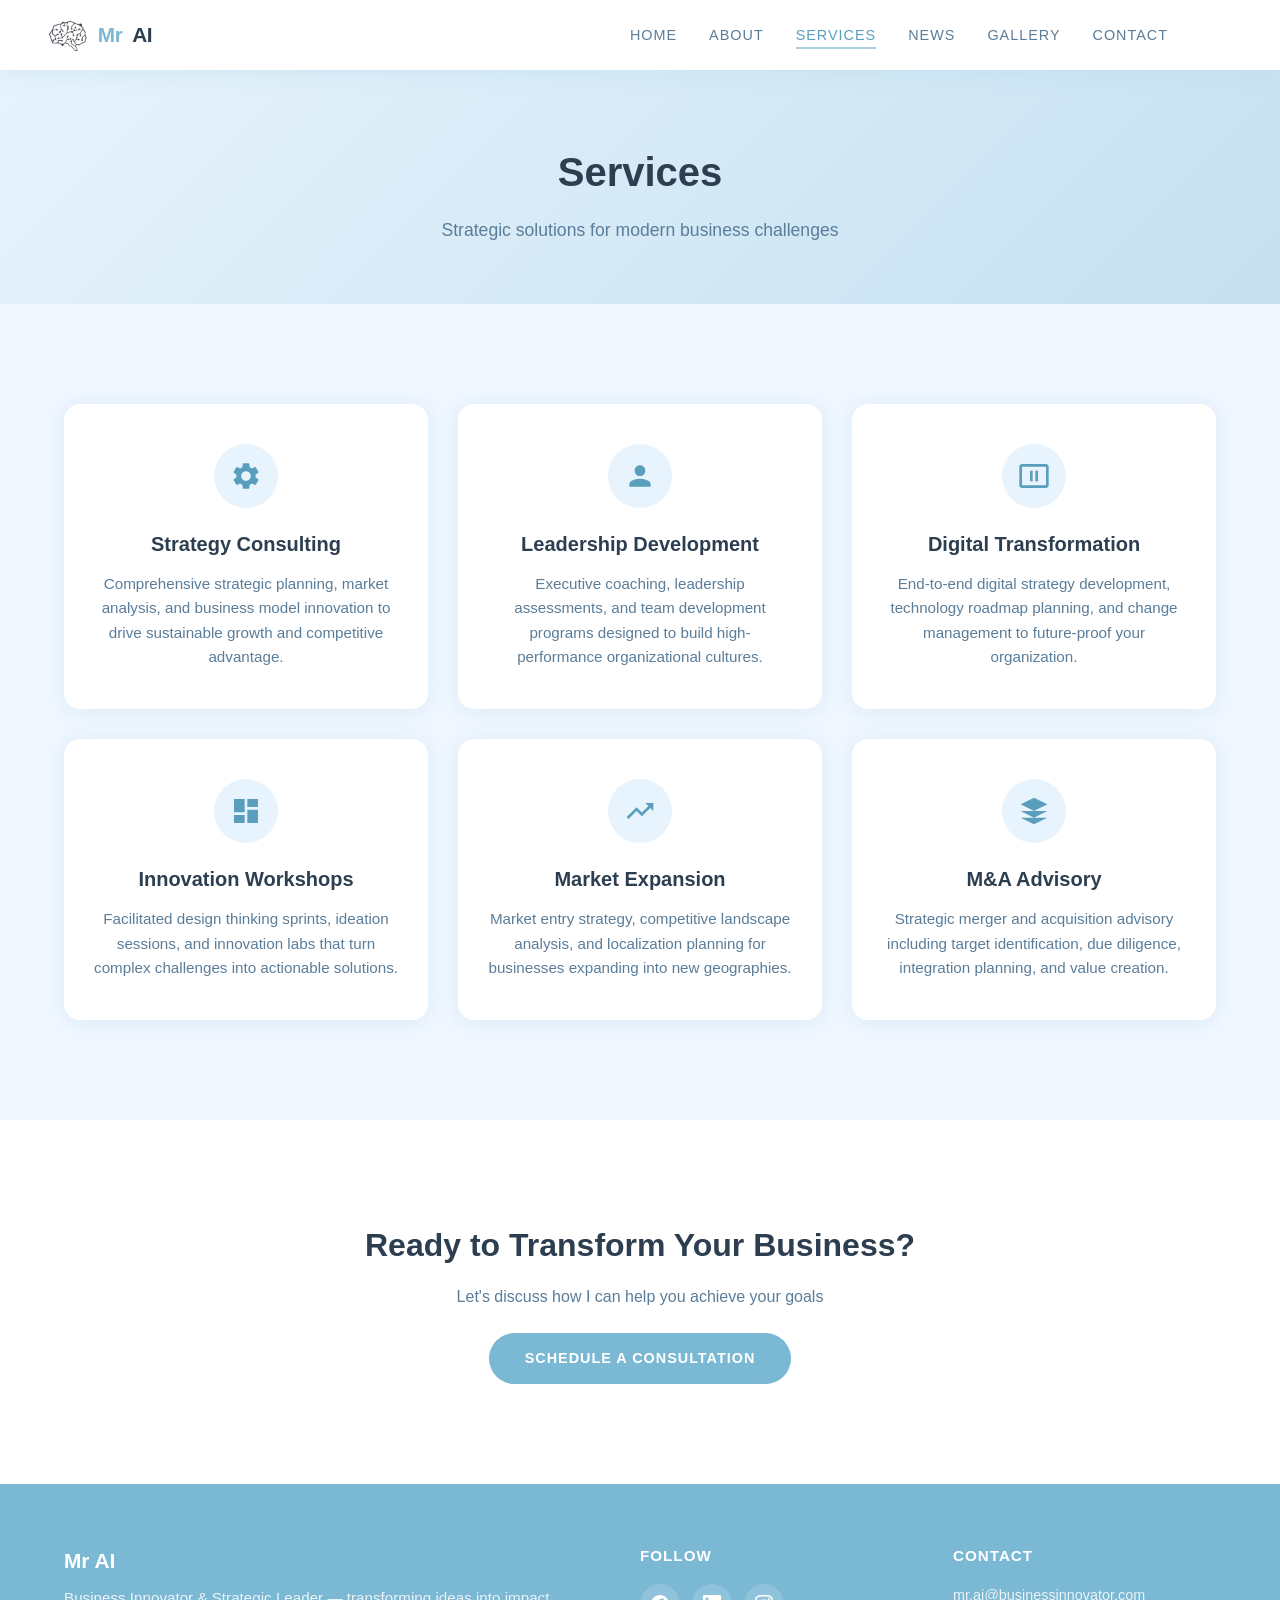
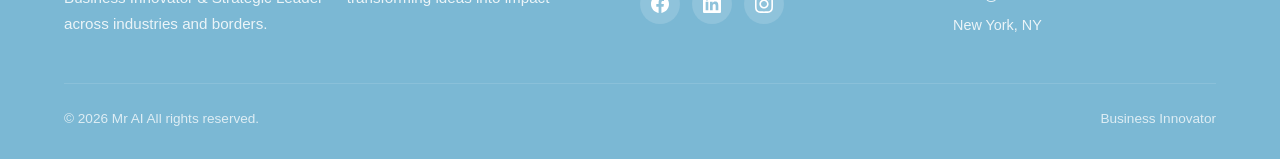
<file: services.html>
<!DOCTYPE html>
<html lang="en">
<head>
  <meta charset="UTF-8">
  <meta name="viewport" content="width=device-width, initial-scale=1.0">
  <title>Services - Mr AI | Business Innovator</title>
  <meta name="description" content="Explore the services offered by Mr AI: strategy consulting, leadership development, innovation workshops, and more.">
  <link rel="stylesheet" href="./css/style.css">
</head>
<body>
  <header class="site-header">
    <div class="header-inner">
      <div class="logo"><a href="./index.html"><img src="images/logo.png" alt="Mr AI"> <span>Mr</span> AI</a></div>
      <nav class="main-nav">
        <ul>
          <li><a href="./index.html" class="nav-home">Home</a></li>
          <li><a href="./about.html" class="nav-about">About</a></li>
          <li><a href="./services.html">Services</a></li>
          <li><a href="./news.html" class="nav-news">News</a></li>
          <li><a href="./gallery.html">Gallery</a></li>
          <li><a href="./contact.html">Contact</a></li>
        </ul>
      </nav>
      <div class="hamburger" onclick="toggleMobileNav()">
        <span></span><span></span><span></span>
      </div>
    </div>
  </header>
  <div class="mobile-nav" id="mobileNav">
    <ul>
      <li><a href="./index.html">Home</a></li>
      <li><a href="./about.html">About</a></li>
      <li><a href="./services.html">Services</a></li>
      <li><a href="./news.html">News</a></li>
      <li><a href="./gallery.html">Gallery</a></li>
      <li><a href="./contact.html">Contact</a></li>
    </ul>
  </div>

  <div class="page-hero">
    <div class="container">
      <h1>Services</h1>
      <p>Strategic solutions for modern business challenges</p>
    </div>
  </div>

  <section class="section" style="background:var(--bg-light);">
    <div class="container">
      <div class="services-grid">
        <div class="service-card">
          <div class="service-icon">
            <svg viewBox="0 0 24 24"><path d="M19.14 12.94c.04-.3.06-.61.06-.94 0-.32-.02-.64-.07-.94l2.03-1.58c.18-.14.23-.41.12-.61l-1.92-3.32c-.12-.22-.37-.29-.59-.22l-2.39.96c-.5-.38-1.03-.7-1.62-.94l-.36-2.54c-.04-.24-.24-.41-.48-.41h-3.84c-.24 0-.43.17-.47.41l-.36 2.54c-.59.24-1.13.57-1.62.94l-2.39-.96c-.22-.08-.47 0-.59.22L2.74 8.87c-.12.21-.08.47.12.61l2.03 1.58c-.05.3-.07.62-.07.94s.02.64.07.94l-2.03 1.58c-.18.14-.23.41-.12.61l1.92 3.32c.12.22.37.29.59.22l2.39-.96c.5.38 1.03.7 1.62.94l.36 2.54c.05.24.24.41.48.41h3.84c.24 0 .44-.17.47-.41l.36-2.54c.59-.24 1.13-.56 1.62-.94l2.39.96c.22.08.47 0 .59-.22l1.92-3.32c.12-.22.07-.47-.12-.61l-2.01-1.58zM12 15.6c-1.98 0-3.6-1.62-3.6-3.6s1.62-3.6 3.6-3.6 3.6 1.62 3.6 3.6-1.62 3.6-3.6 3.6z"/></svg>
          </div>
          <h3>Strategy Consulting</h3>
          <p>Comprehensive strategic planning, market analysis, and business model innovation to drive sustainable growth and competitive advantage.</p>
        </div>
        <div class="service-card">
          <div class="service-icon">
            <svg viewBox="0 0 24 24"><path d="M12 12c2.21 0 4-1.79 4-4s-1.79-4-4-4-4 1.79-4 4 1.79 4 4 4zm0 2c-2.67 0-8 1.34-8 4v2h16v-2c0-2.66-5.33-4-8-4z"/></svg>
          </div>
          <h3>Leadership Development</h3>
          <p>Executive coaching, leadership assessments, and team development programs designed to build high-performance organizational cultures.</p>
        </div>
        <div class="service-card">
          <div class="service-icon">
            <svg viewBox="0 0 24 24"><path d="M21 3H3c-1.1 0-2 .9-2 2v14c0 1.1.9 2 2 2h18c1.1 0 2-.9 2-2V5c0-1.1-.9-2-2-2zm0 16H3V5h18v14zM9 8h2v8H9zm4 0h2v8h-2z"/></svg>
          </div>
          <h3>Digital Transformation</h3>
          <p>End-to-end digital strategy development, technology roadmap planning, and change management to future-proof your organization.</p>
        </div>
        <div class="service-card">
          <div class="service-icon">
            <svg viewBox="0 0 24 24"><path d="M3 13h8V3H3v10zm0 8h8v-6H3v6zm10 0h8V11h-8v10zm0-18v6h8V3h-8z"/></svg>
          </div>
          <h3>Innovation Workshops</h3>
          <p>Facilitated design thinking sprints, ideation sessions, and innovation labs that turn complex challenges into actionable solutions.</p>
        </div>
        <div class="service-card">
          <div class="service-icon">
            <svg viewBox="0 0 24 24"><path d="M16 6l2.29 2.29-4.88 4.88-4-4L2 16.59 3.41 18l6-6 4 4 6.3-6.29L22 12V6z"/></svg>
          </div>
          <h3>Market Expansion</h3>
          <p>Market entry strategy, competitive landscape analysis, and localization planning for businesses expanding into new geographies.</p>
        </div>
        <div class="service-card">
          <div class="service-icon">
            <svg viewBox="0 0 24 24"><path d="M12 2L2 7l10 5 10-5-10-5zM2 17l10 5 10-5M2 12l10 5 10-5"/></svg>
          </div>
          <h3>M&amp;A Advisory</h3>
          <p>Strategic merger and acquisition advisory including target identification, due diligence, integration planning, and value creation.</p>
        </div>
      </div>
    </div>
  </section>

  <section class="section" style="background:var(--white);text-align:center;">
    <div class="container">
      <h2 style="font-size:2rem;font-weight:700;color:var(--text-dark);margin-bottom:12px;">Ready to Transform Your Business?</h2>
      <p style="color:var(--text-medium);margin-bottom:24px;">Let's discuss how I can help you achieve your goals</p>
      <a href="./contact.html" class="btn btn-primary">Schedule a Consultation</a>
    </div>
  </section>

  <footer class="site-footer">
    <div class="container">
      <div class="footer-grid">
        <div class="footer-brand">
          <h3>Mr <span>A</span>I</h3>
          <p>Business Innovator &amp; Strategic Leader — transforming ideas into impact across industries and borders.</p>
        </div>
        <div class="footer-social">
          <h4>Follow</h4>
          <div class="social-links">
            <a href="https://www.facebook.com/" target="_blank" aria-label="Facebook">
              <svg viewBox="0 0 24 24" width="18" height="18" fill="currentColor"><path d="M24 12.073c0-6.627-5.373-12-12-12s-12 5.373-12 12c0 5.99 4.388 10.954 10.125 11.854v-8.385H7.078v-3.47h3.047V9.43c0-3.007 1.792-4.669 4.533-4.669 1.312 0 2.686.235 2.686.235v2.953H15.83c-1.491 0-1.956.925-1.956 1.874v2.25h3.328l-.532 3.47h-2.796v8.385C19.612 23.027 24 18.062 24 12.073z"/></svg>
            </a>
            <a href="https://www.linkedin.com/" target="_blank" aria-label="LinkedIn">
              <svg viewBox="0 0 24 24" width="18" height="18" fill="currentColor"><path d="M20.447 20.452h-3.554v-5.569c0-1.328-.027-3.037-1.852-3.037-1.853 0-2.136 1.445-2.136 2.939v5.667H9.351V9h3.414v1.561h.046c.477-.9 1.637-1.85 3.37-1.85 3.601 0 4.267 2.37 4.267 5.455v6.286zM5.337 7.433c-1.144 0-2.063-.926-2.063-2.065 0-1.138.92-2.063 2.063-2.063 1.14 0 2.064.925 2.064 2.063 0 1.139-.925 2.065-2.064 2.065zm1.782 13.019H3.555V9h3.564v11.452zM22.225 0H1.771C.792 0 0 .774 0 1.729v20.542C0 23.227.792 24 1.771 24h20.451C23.2 24 24 23.227 24 22.271V1.729C24 .774 23.2 0 22.222 0h.003z"/></svg></a>
            <a href="https://www.instagram.com/" target="_blank" aria-label="Instagram">
              <svg viewBox="0 0 24 24" width="18" height="18" fill="currentColor"><path d="M12 0C8.74 0 8.333.015 7.053.072 5.775.132 4.905.333 4.14.63c-.789.306-1.459.717-2.126 1.384S.935 3.35.63 4.14C.333 4.905.131 5.775.072 7.053.012 8.333 0 8.74 0 12s.015 3.667.072 4.947c.06 1.277.261 2.148.558 2.913.306.788.717 1.459 1.384 2.126.667.666 1.336 1.079 2.126 1.384.766.296 1.636.499 2.913.558C8.333 23.988 8.74 24 12 24s3.667-.015 4.947-.072c1.277-.06 2.148-.262 2.913-.558.788-.306 1.459-.718 2.126-1.384.666-.667 1.079-1.335 1.384-2.126.296-.765.499-1.636.558-2.913.06-1.28.072-1.687.072-4.947s-.015-3.667-.072-4.947c-.06-1.277-.262-2.149-.558-2.913-.306-.789-.718-1.459-1.384-2.126C21.319 1.347 20.651.935 19.86.63c-.765-.297-1.636-.499-2.913-.558C15.667.012 15.26 0 12 0zm0 2.16c3.203 0 3.585.016 4.85.071 1.17.055 1.805.249 2.227.415.562.217.96.477 1.382.896.419.42.679.819.896 1.381.164.422.36 1.057.413 2.227.057 1.266.07 1.646.07 4.85s-.015 3.585-.074 4.85c-.061 1.17-.256 1.805-.421 2.227-.224.562-.479.96-.899 1.382-.419.419-.824.679-1.38.896-.42.164-1.065.36-2.235.413-1.274.057-1.649.07-4.859.07-3.211 0-3.586-.015-4.859-.074-1.171-.061-1.816-.256-2.236-.421-.569-.224-.96-.479-1.379-.899-.421-.419-.69-.824-.9-1.38-.165-.42-.359-1.065-.42-2.235-.045-1.26-.061-1.649-.061-4.844 0-3.196.016-3.586.061-4.861.061-1.17.255-1.814.42-2.234.21-.57.479-.96.9-1.381.419-.419.81-.689 1.379-.898.42-.166 1.051-.361 2.221-.421 1.275-.045 1.65-.06 4.859-.06l.045.03zm0 3.678c-3.405 0-6.162 2.76-6.162 6.162 0 3.405 2.76 6.162 6.162 6.162 3.405 0 6.162-2.76 6.162-6.162 0-3.405-2.76-6.162-6.162-6.162zM12 16c-2.21 0-4-1.79-4-4s1.79-4 4-4 4 1.79 4 4-1.79 4-4 4zm7.846-10.405c0 .795-.646 1.44-1.44 1.44-.795 0-1.44-.646-1.44-1.44 0-.794.646-1.439 1.44-1.439.793-.001 1.44.645 1.44 1.439z"/></svg>
            </a>
          </div>
        </div>
        <div class="footer-contact">
          <h4>Contact</h4>
          <p>mr.ai@businessinnovator.com</p>
          <p>New York, NY</p>
        </div>
      </div>
      <div class="footer-bottom">
        <span>&copy; 2026 Mr AI All rights reserved.</span>
        <span>Business Innovator</span>
      </div>
    </div>
  </footer>

  <script src="./js/scripts.js"></script>
</body>
</html>
</file>
<file: css/style.css>
* {
  margin: 0;
  padding: 0;
  box-sizing: border-box;
}

:root {
  --pastel-blue: #A8D0E6;
  --pastel-blue-light: #C5E0F0;
  --pastel-blue-lighter: #E8F4FD;
  --pastel-blue-dark: #7BB8D4;
  --accent: #5A9EBD;
  --text-dark: #2C3E50;
  --text-medium: #5A7D9A;
  --text-light: #8DAEC4;
  --bg-light: #F0F7FF;
  --white: #FFFFFF;
  --shadow: 0 2px 20px rgba(168, 208, 230, 0.3);
}

body {
  font-family: 'Segoe UI', -apple-system, BlinkMacSystemFont, Roboto, 'Helvetica Neue', sans-serif;
  color: var(--text-dark);
  background: var(--bg-light);
  line-height: 1.6;
}

a {
  color: var(--accent);
  text-decoration: none;
  transition: color 0.3s;
}

a:hover {
  color: var(--pastel-blue-dark);
}

img {
  max-width: 100%;
  height: auto;
  display: block;
}

.container {
  max-width: 1200px;
  margin: 0 auto;
  padding: 0 24px;
}

/* Header */
.site-header {
  background: var(--white);
  box-shadow: var(--shadow);
  position: fixed;
  top: 0;
  left: 0;
  right: 0;
  z-index: 1000;
  padding: 0 48px;
}

.header-inner {
  max-width: 1200px;
  margin: 0 auto;
  display: flex;
  align-items: center;
  justify-content: space-between;
  height: 70px;
}

.logo a {
  font-size: 1.3rem;
  font-weight: 700;
  color: var(--text-dark);
  letter-spacing: -0.5px;
  display: flex;
  align-items: center;
  gap: 10px;
}

.logo a img {
  height: 36px;
  width: auto;
  mix-blend-mode: multiply;
}

.logo a:hover {
  color: var(--accent);
}

.logo span {
  color: var(--accent);
}

.main-nav ul {
  list-style: none;
  display: flex;
  gap: 32px;
  padding-right: 64px;
}

.main-nav a {
  color: var(--text-medium);
  font-size: 0.9rem;
  font-weight: 500;
  text-transform: uppercase;
  letter-spacing: 1px;
  padding: 4px 0;
  position: relative;
}

.main-nav a::after {
  content: '';
  position: absolute;
  bottom: -2px;
  left: 0;
  width: 0;
  height: 2px;
  background: var(--pastel-blue);
  transition: width 0.3s;
}

.main-nav a:hover::after,
.main-nav a.active::after {
  width: 100%;
}

.main-nav a.active {
  color: var(--accent);
}

.hamburger {
  display: none;
  flex-direction: column;
  gap: 5px;
  cursor: pointer;
  padding: 4px;
}

.hamburger span {
  width: 25px;
  height: 2px;
  background: var(--text-dark);
  transition: 0.3s;
}

/* Mobile Nav */
.mobile-nav {
  display: none;
  position: fixed;
  top: 70px;
  left: 0;
  right: 0;
  background: var(--white);
  box-shadow: var(--shadow);
  z-index: 999;
  padding: 20px 24px;
}

.mobile-nav.open {
  display: block;
}

.mobile-nav ul {
  list-style: none;
}

.mobile-nav li {
  margin-bottom: 16px;
}

.mobile-nav a {
  color: var(--text-medium);
  font-size: 1rem;
  font-weight: 500;
  text-transform: uppercase;
  letter-spacing: 1px;
}

.mobile-nav a.active {
  color: var(--accent);
}

/* Hero */
.hero {
  min-height: 100vh;
  display: flex;
  align-items: center;
  background: linear-gradient(135deg, var(--pastel-blue-lighter) 0%, var(--pastel-blue-light) 50%, var(--pastel-blue) 100%);
  padding-top: 70px;
  position: relative;
  overflow: hidden;
}

.hero::before {
  content: '';
  position: absolute;
  top: -50%;
  right: -20%;
  width: 600px;
  height: 600px;
  border-radius: 50%;
  background: rgba(168, 208, 230, 0.15);
  pointer-events: none;
}

.hero::after {
  content: '';
  position: absolute;
  bottom: -30%;
  left: -10%;
  width: 400px;
  height: 400px;
  border-radius: 50%;
  background: rgba(90, 158, 189, 0.1);
  pointer-events: none;
}

.hero .container {
  display: grid;
  grid-template-columns: 1fr 1fr;
  gap: 60px;
  align-items: center;
  position: relative;
  z-index: 1;
}

.hero-content h1 {
  font-size: 3.5rem;
  font-weight: 800;
  line-height: 1.1;
  margin-bottom: 8px;
  color: var(--text-dark);
}

.hero-content h1 span,
.logo a span,
.about-text h2 span,
.news-article h3 span {
  color: var(--pastel-blue-dark);
}

.hero-content .subtitle {
  font-size: 1.2rem;
  color: var(--text-medium);
  font-weight: 400;
  margin-bottom: 24px;
  letter-spacing: 2px;
  text-transform: uppercase;
}

.hero-content p {
  font-size: 1.1rem;
  color: var(--text-medium);
  margin-bottom: 32px;
  max-width: 500px;
}

.hero-image {
  display: flex;
  justify-content: center;
  align-items: center;
}

.hero-image img {
  width: 100%;
  max-width: 480px;
  border-radius: 20px;
  box-shadow: 0 20px 60px rgba(90, 158, 189, 0.25);
}

/* Buttons */
.btn {
  display: inline-block;
  padding: 14px 36px;
  border-radius: 50px;
  font-weight: 600;
  font-size: 0.9rem;
  text-transform: uppercase;
  letter-spacing: 1px;
  transition: all 0.3s;
  cursor: pointer;
  border: none;
}

.btn-primary {
  background: var(--pastel-blue-dark);
  color: var(--white);
}

.btn-primary:hover {
  background: var(--accent);
  color: var(--white);
  transform: translateY(-2px);
  box-shadow: 0 8px 25px rgba(90, 158, 189, 0.3);
}

.btn-outline {
  background: transparent;
  color: var(--accent);
  border: 2px solid var(--pastel-blue-dark);
}

.btn-outline:hover {
  background: var(--pastel-blue-dark);
  color: var(--white);
  transform: translateY(-2px);
}

/* Section */
.section {
  padding: 100px 0;
}

.section-alt {
  background: var(--white);
}

.section-header {
  text-align: center;
  margin-bottom: 60px;
}

.section-header h2 {
  font-size: 2.2rem;
  font-weight: 700;
  color: var(--text-dark);
  margin-bottom: 12px;
}

.section-header p {
  font-size: 1.05rem;
  color: var(--text-medium);
  max-width: 600px;
  margin: 0 auto;
}

/* News / Cards */
.news-grid {
  display: grid;
  grid-template-columns: repeat(auto-fill, minmax(340px, 1fr));
  gap: 30px;
}

.news-card {
  background: var(--white);
  border-radius: 16px;
  overflow: hidden;
  box-shadow: var(--shadow);
  transition: transform 0.3s, box-shadow 0.3s;
}

.news-card:hover {
  transform: translateY(-4px);
  box-shadow: 0 8px 30px rgba(168, 208, 230, 0.4);
}

.news-card-image {
  width: 100%;
  height: 200px;
  object-fit: cover;
}

.news-card-body {
  padding: 24px;
}

.news-card-date {
  font-size: 0.8rem;
  color: var(--text-light);
  text-transform: uppercase;
  letter-spacing: 1px;
  margin-bottom: 8px;
}

.news-card h3 {
  font-size: 1.15rem;
  font-weight: 600;
  margin-bottom: 10px;
  color: var(--text-dark);
}

.news-card p {
  font-size: 0.95rem;
  color: var(--text-medium);
  line-height: 1.6;
}

/* Events */
.events-list {
  max-width: 800px;
  margin: 0 auto;
}

.event-item {
  display: flex;
  gap: 24px;
  padding: 24px 0;
  border-bottom: 1px solid var(--pastel-blue-light);
}

.event-item:last-child {
  border-bottom: none;
}

.event-date-box {
  min-width: 80px;
  text-align: center;
}

.event-date-box .month {
  font-size: 0.8rem;
  color: var(--white);
  background: var(--pastel-blue-dark);
  padding: 4px 12px;
  border-radius: 8px 8px 0 0;
  text-transform: uppercase;
  letter-spacing: 1px;
  font-weight: 600;
}

.event-date-box .day {
  font-size: 1.8rem;
  font-weight: 700;
  color: var(--text-dark);
  background: var(--pastel-blue-lighter);
  padding: 8px;
  border-radius: 0 0 8px 8px;
}

.event-info h4 {
  font-size: 1.05rem;
  font-weight: 600;
  margin-bottom: 4px;
}

.event-info .event-location {
  font-size: 0.9rem;
  color: var(--text-light);
}

/* About Page */
.about-hero {
  padding: 140px 0 80px;
  background: linear-gradient(135deg, var(--pastel-blue-lighter) 0%, var(--pastel-blue-light) 100%);
}

.about-content {
  display: grid;
  grid-template-columns: 1fr 2fr;
  gap: 50px;
  align-items: start;
}

.about-image img {
  width: 100%;
  border-radius: 16px;
  box-shadow: 0 20px 60px rgba(90, 158, 189, 0.2);
}

.about-text h2 {
  font-size: 2rem;
  font-weight: 700;
  margin-bottom: 20px;
  color: var(--text-dark);
}

.about-text p {
  font-size: 1.05rem;
  color: var(--text-medium);
  margin-bottom: 18px;
  line-height: 1.8;
}

/* News Page */
.news-hero {
  padding: 140px 0 60px;
  background: linear-gradient(135deg, var(--pastel-blue-lighter) 0%, var(--pastel-blue-light) 100%);
  text-align: center;
}

.news-hero h1 {
  font-size: 2.5rem;
  font-weight: 700;
  color: var(--text-dark);
}

.news-article {
  background: var(--white);
  border-radius: 16px;
  padding: 40px;
  margin-bottom: 30px;
  box-shadow: var(--shadow);
}

.news-article h3 {
  font-size: 1.3rem;
  font-weight: 600;
  margin-bottom: 10px;
  color: var(--text-dark);
}

.news-article .meta {
  font-size: 0.85rem;
  color: var(--text-light);
  margin-bottom: 14px;
}

.news-article p {
  font-size: 1rem;
  color: var(--text-medium);
  line-height: 1.7;
}

/* Services */
.services-grid {
  display: grid;
  grid-template-columns: repeat(3, 1fr);
  gap: 30px;
}

.service-card {
  background: var(--white);
  border-radius: 16px;
  padding: 40px 30px;
  text-align: center;
  box-shadow: var(--shadow);
  transition: transform 0.3s, box-shadow 0.3s;
}

.service-card:hover {
  transform: translateY(-5px);
  box-shadow: 0 8px 30px rgba(168, 208, 230, 0.4);
}

.service-icon {
  width: 64px;
  height: 64px;
  background: var(--pastel-blue-lighter);
  border-radius: 50%;
  display: flex;
  align-items: center;
  justify-content: center;
  margin: 0 auto 20px;
}

.service-icon svg {
  width: 32px;
  height: 32px;
  fill: var(--accent);
}

.service-card h3 {
  font-size: 1.25rem;
  margin-bottom: 12px;
  color: var(--text-dark);
}

.service-card p {
  color: var(--text-medium);
  font-size: 0.95rem;
}

/* Gallery */
.gallery-grid {
  display: grid;
  grid-template-columns: repeat(3, 1fr);
  gap: 20px;
}

.gallery-item {
  border-radius: 12px;
  overflow: hidden;
  position: relative;
  cursor: pointer;
}

.gallery-item img {
  width: 100%;
  height: 260px;
  object-fit: cover;
  transition: transform 0.5s ease;
}

.gallery-item:hover img {
  transform: scale(1.05);
}

.gallery-item .overlay {
  position: absolute;
  inset: 0;
  background: rgba(168, 208, 230, 0.7);
  display: flex;
  align-items: center;
  justify-content: center;
  opacity: 0;
  transition: opacity 0.3s ease;
}

.gallery-item:hover .overlay {
  opacity: 1;
}

.gallery-item .overlay span {
  color: var(--white);
  font-weight: 600;
  padding: 8px 20px;
  border: 2px solid var(--white);
  border-radius: 50px;
}

/* Page Hero */
.page-hero {
  padding: 140px 0 60px;
  background: linear-gradient(135deg, var(--pastel-blue-lighter), var(--pastel-blue-light));
  text-align: center;
}

.page-hero h1 {
  font-size: 2.5rem;
  font-weight: 700;
  color: var(--text-dark);
  margin-bottom: 12px;
}

.page-hero p {
  font-size: 1.1rem;
  color: var(--text-medium);
  max-width: 600px;
  margin: 0 auto;
}

/* Footer */
.site-footer {
  background: var(--pastel-blue-dark);
  color: var(--white);
  padding: 60px 0 30px;
}

.footer-grid {
  display: grid;
  grid-template-columns: 2fr 1fr 1fr;
  gap: 50px;
  margin-bottom: 40px;
}

.footer-brand h3 {
  font-size: 1.3rem;
  font-weight: 700;
  margin-bottom: 8px;
}

.footer-brand p {
  font-size: 0.95rem;
  opacity: 0.85;
  line-height: 1.7;
}

.footer-social h4,
.footer-contact h4 {
  font-size: 0.95rem;
  font-weight: 600;
  margin-bottom: 16px;
  text-transform: uppercase;
  letter-spacing: 1px;
}

.social-links {
  display: flex;
  gap: 12px;
}

.social-links a {
  display: flex;
  align-items: center;
  justify-content: center;
  width: 40px;
  height: 40px;
  border-radius: 50%;
  background: rgba(255, 255, 255, 0.15);
  color: var(--white);
  font-size: 1.1rem;
  transition: all 0.3s;
}

.social-links a:hover {
  background: rgba(255, 255, 255, 0.3);
  transform: translateY(-2px);
}

.footer-contact p {
  font-size: 0.9rem;
  opacity: 0.85;
  margin-bottom: 6px;
}

.footer-bottom {
  border-top: 1px solid rgba(255, 255, 255, 0.15);
  padding-top: 24px;
  display: flex;
  justify-content: space-between;
  align-items: center;
  font-size: 0.85rem;
  opacity: 0.75;
}

/* Responsive */
@media (max-width: 900px) {
  .hero .container {
    grid-template-columns: 1fr;
    text-align: center;
  }

  .hero-content p {
    margin: 0 auto 32px;
  }

  .hero-image {
    order: -1;
  }

  .hero-image img {
    max-width: 320px;
  }

  .hero-content h1 {
    font-size: 2.5rem;
  }

  .about-content {
    grid-template-columns: 1fr;
    text-align: center;
  }

  .about-image img {
    max-width: 300px;
    margin: 0 auto;
  }

  .footer-grid {
    grid-template-columns: 1fr;
    gap: 30px;
    text-align: center;
  }

  .social-links {
    justify-content: center;
  }

  .footer-bottom {
    flex-direction: column;
    gap: 8px;
    text-align: center;
  }

  .services-grid {
    grid-template-columns: 1fr;
  }

  .gallery-grid {
    grid-template-columns: 1fr;
  }

  .news-grid {
    grid-template-columns: 1fr;
  }

  .site-header {
    padding: 0 16px;
  }

  .main-nav {
    display: none;
  }

  .hamburger {
    display: flex;
  }
}

@media (max-width: 600px) {
  .hero-content h1 {
    font-size: 2rem;
  }

  .section {
    padding: 60px 0;
  }

  .section-header h2 {
    font-size: 1.8rem;
  }

  .event-item {
    flex-direction: column;
    gap: 12px;
  }

  .news-article {
    padding: 24px;
  }
}
</file>
